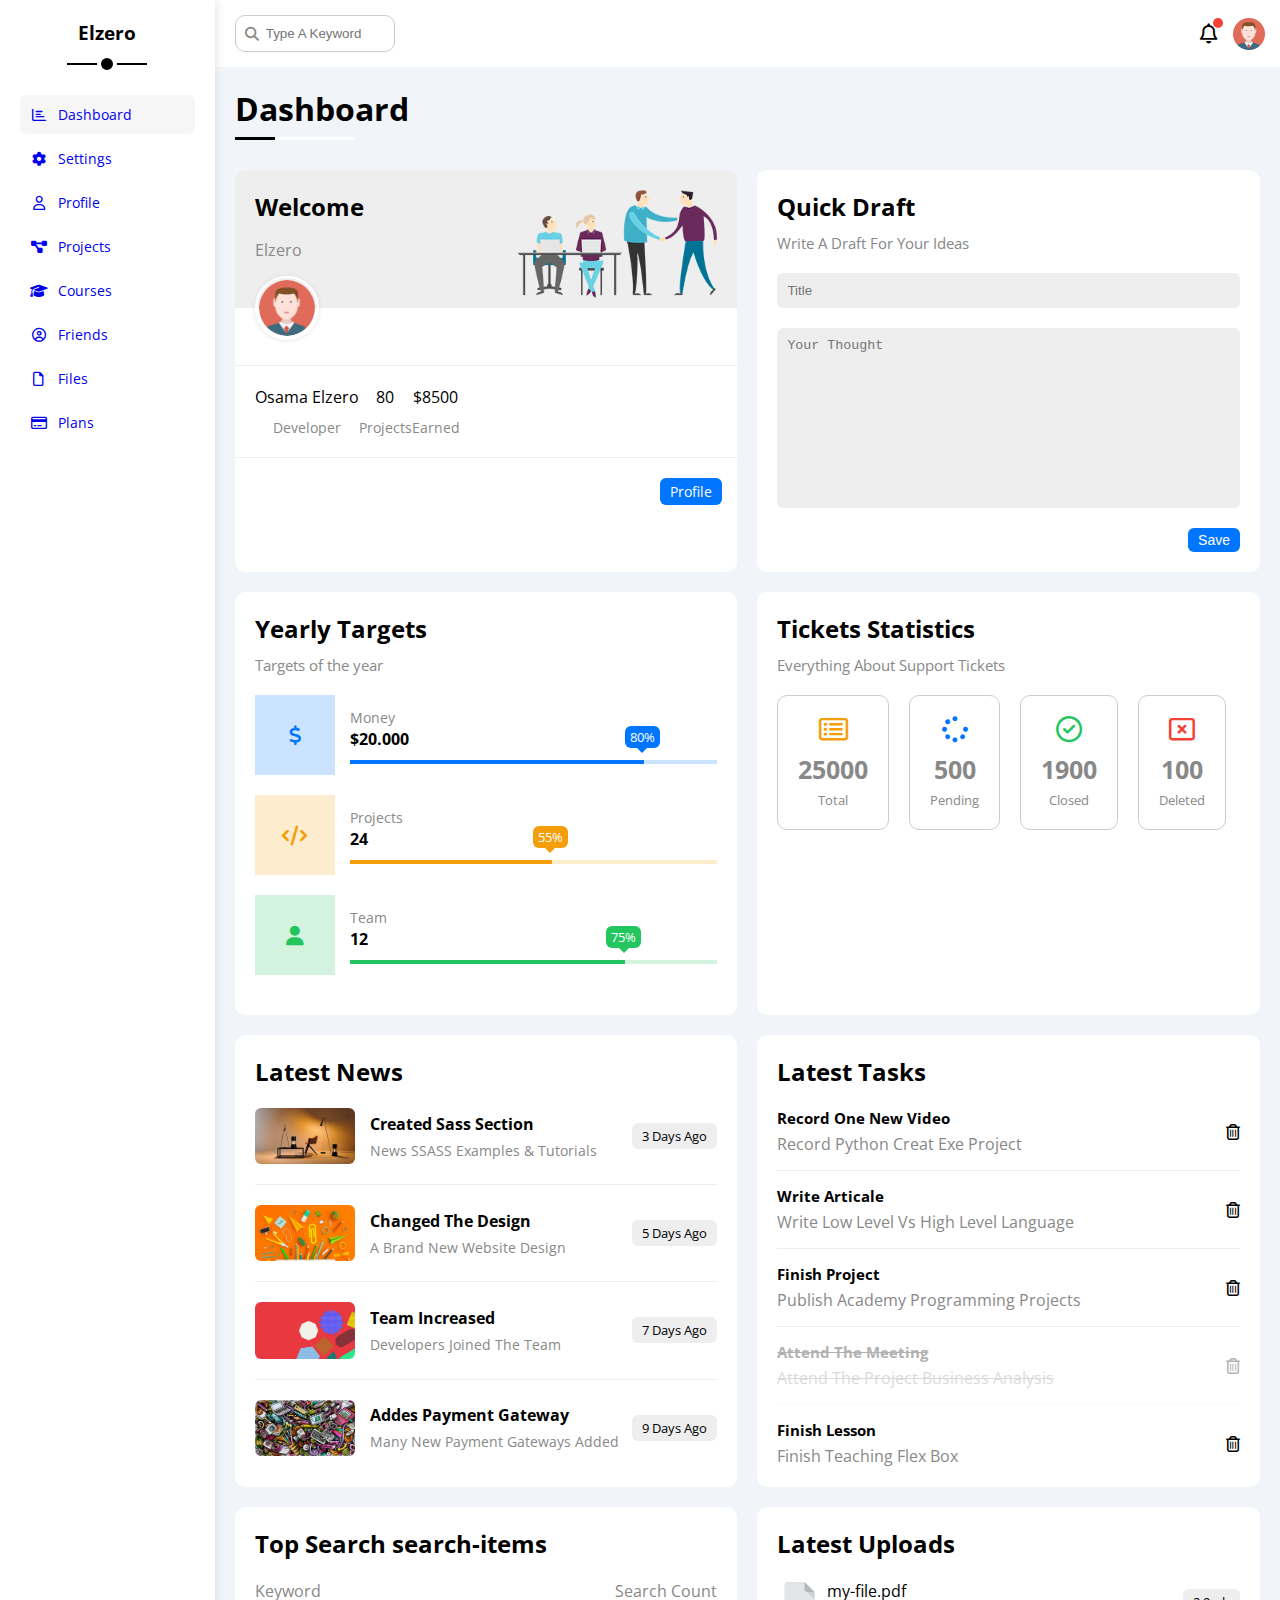
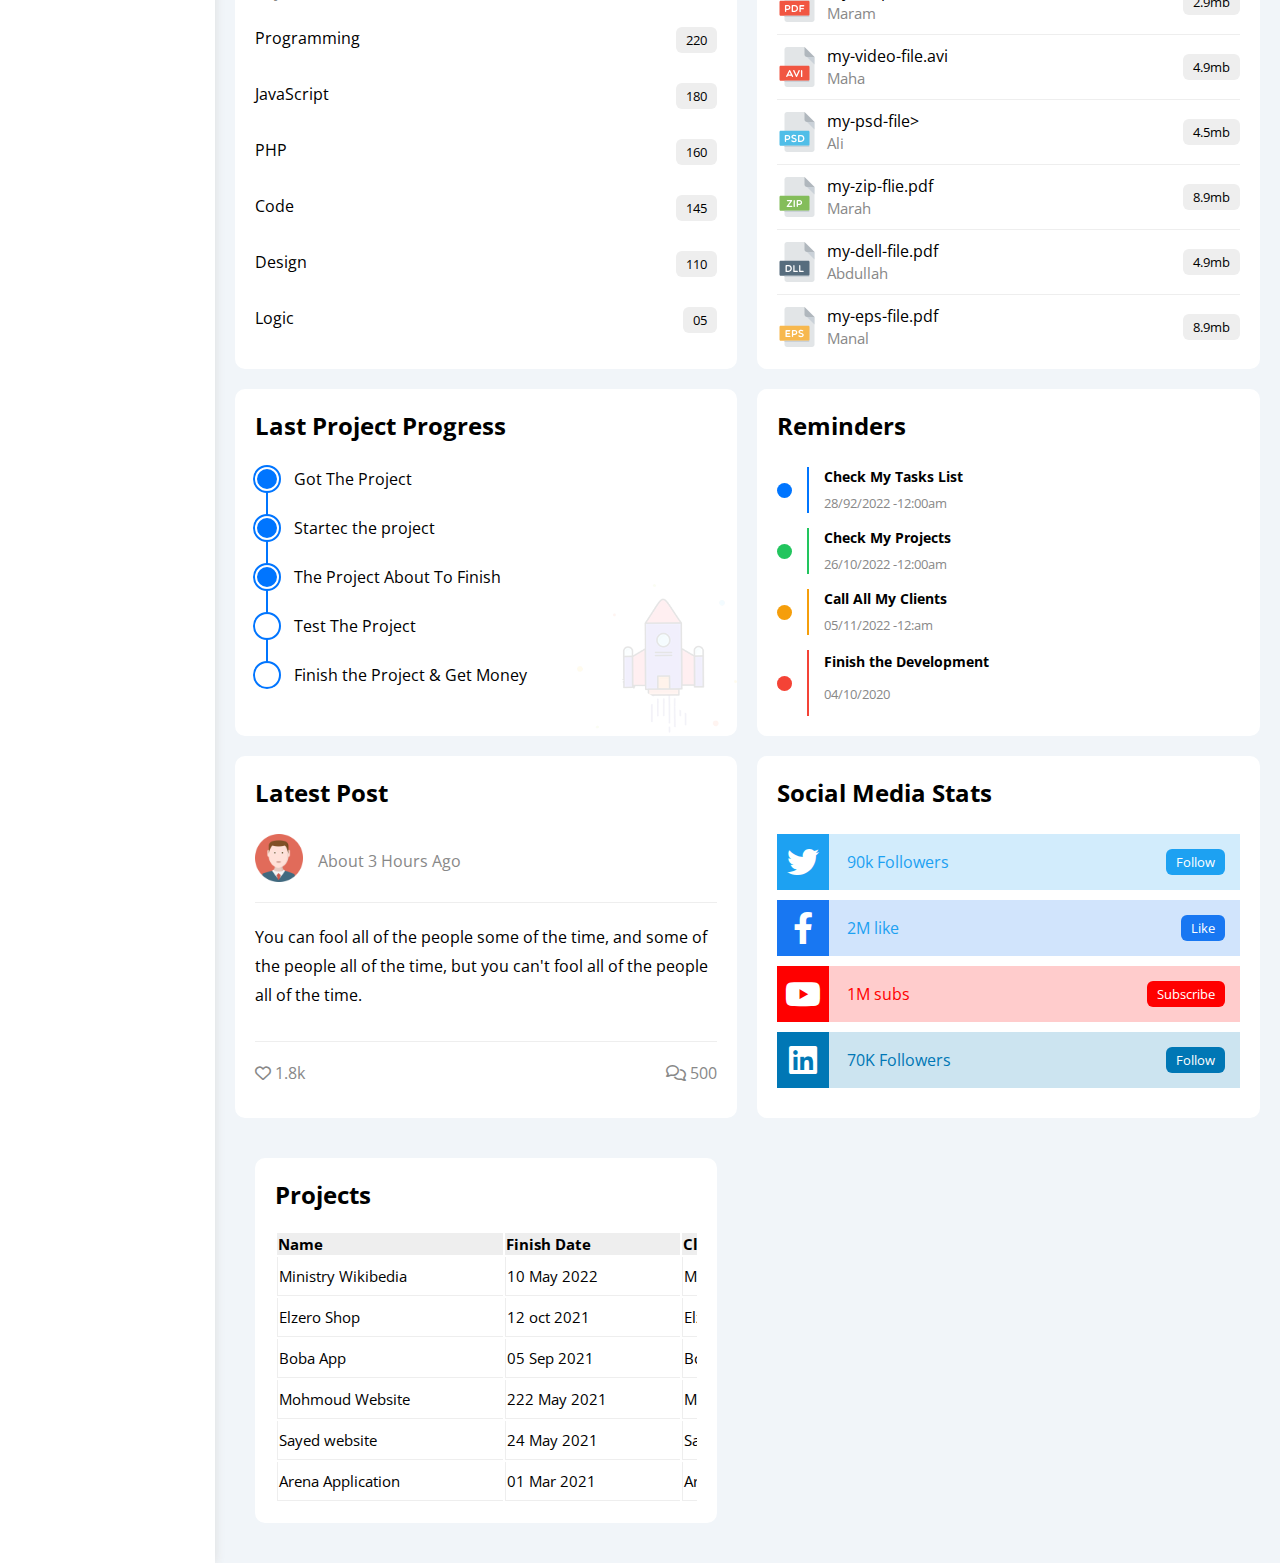
<file: template four/index.html>
<!DOCTYPE html>
<html lang="en">

<head>
    <meta charset="UTF-8">
    <meta http-equiv="X-UA-Compatible" content="IE=edge" />
    <meta name="viewport" content="width=device-width,initial-scale=1.0">
    <title>Dashboard</title>
    <link rel="stylesheet" href="css/all.min.css" />
    <link rel="stylesheet" href="css/master.css" />
    <link rel="stylesheet" href="css/freamwork.css">
    <link rel="preconnect" href="https://fonts.googleapis.com" />
    <link rel="preconnect" href="https://fonts.gstatic.com" crossorigin />
    <link href="https://fonts.googleapis.com/css2?family=Open+Sans:wght@300;500&#038;display=swap" rel="stylesheet" />
</head>

<body>
    <div class="page d-flex">
        <div class="sidebar bg-white p-20 p-relative">
            <h3 class="p-relative txt-c mt-0">Elzero</h3>
            <ul>
                <li>
                    <a class="active d-flex align-center fs-14 c-black rad-6 p-10" href="index.html">
                        <i class="fa-regular fa-chart-bar fa-fw"></i>
                        <span>Dashboard</span>
                    </a>
                </li>
                <li>
                    <a class="d-flex align-center fs-14 c-black rad-6 p-10" href="settings.html">
                        <i class="fa-solid fa-gear fa-fw"></i>
                        <span>Settings</span>
                    </a>
                </li>
                <li>
                    <a class="d-flex align-center fs-14 c-black rad-6 p-10" href="profile.html">
                        <i class="fa-regular fa-user fa-fw"></i>
                        <span>Profile</span>
                    </a>
                </li>
                <li>
                    <a class="d-flex align-center fs-14 c-black rad-6 p-10" href="projects.html">
                        <i class="fa-solid fa-diagram-project fa-fw"></i>
                        <span>Projects</span>
                    </a>
                </li>
                <li>
                    <a class="d-flex align-center fs-14 c-black rad-6 p-10" href="courses.html">
                        <i class="fa-solid fa-graduation-cap fa-fw"></i>
                        <span>Courses</span>
                    </a>
                </li>
                <li>
                    <a class="d-flex align-center fs-14 c-black rad-6 p-10" href="friends.html">
                        <i class="fa-regular fa-circle-user fa-fw"></i>
                        <span>Friends</span>
                    </a>
                </li>
                <li>
                    <a class="d-flex align-center fs-14 c-black rad-6 p-10" href="files.html">
                        <i class="fa-regular fa-file fa-fw"></i>
                        <span>Files</span>
                    </a>
                </li>
                <li>
                    <a class="d-flex align-center fs-14 c-black rad-6 p-10" href="plans.html">
                        <i class="fa-regular fa-credit-card fa-fw"></i>
                        <span>Plans</span>
                    </a>
                </li>
            </ul>
        </div>
        <div class="content w-full">
            <!-- Start Head -->
            <div class="head bg-white p-15 between-flex">
                <div class="search p-relative">
                    <input class="p-10" type="search" placeholder="Type A Keyword" />
                </div>
                <div class="icons d-flex align-center">
                    <span class="notification p-relative">
                        <i class="fa-regular fa-bell fa-lg"></i>
                    </span>
                    <img decoding="async" src="images/avatar.png" alt="" />
                </div>
            </div>
            <!-- End Head -->
            <h1 class="p-relative">Dashboard</h1>
            <div class="wrapper d-grid gap-20">
                <!-- Start Welcome Widget -->
                <div class="welcome bg-white rad-10 txt-c-mobile block-mobile">
                    <div class="intro p-20 d-flex space-between bg-eee">
                        <div>
                            <h2 class="m-0">Welcome</h2>
                            <p class="c-grey mt-5">Elzero</p>
                        </div>
                        <img decoding="async" class="hide-mobile" src="images/welcome.png" alt="" />
                    </div>
                    <img decoding="async" src="images/avatar.png" alt="" class="avatar" />
                    <div class="body txt-c d-flex p-20 mt-20 mb-20 block-mobile">
                        <div>Osama Elzero <span class="d-block c-grey fs-14 mt-10">Developer</span></div>
                        <div>80 <span class="d-block c-grey fs-14 mt-10">Projects</span></div>
                        <div>$8500 <span class="d-block c-grey fs-14 mt-10">Earned</span></div>
                    </div>
                    <a href="profile.html" class="visit d-block fs-14 bg-blue c-white w-fit btn-shape">Profile</a>
                </div>
                <!-- End Welcome Widget -->
                <!-- Start Quick Draft Widget -->
                <div class="quick-draft p-20 bg-white rad-10">
                    <h2 class="mt-0 mb-10">Quick Draft</h2>
                    <p class="mt-0 mb-20 c-grey fs-15">Write A Draft For Your Ideas</p>
                    <form>
                        <input class="d-block mb-20 w-full p-10 b-none bg-eee rad-6" type="text" placeholder="Title" />
                        <textarea class="d-block mb-20 w-full p-10 b-none bg-eee rad-6"
                            placeholder="Your Thought"></textarea>
                        <input class="save d-block fs-14 bg-blue c-white b-none w-fit btn-shape" type="submit"
                            value="Save" />
                    </form>
                </div>
                <!-- End Quick Draft Widget -->
                <!--Start Targets Widget-->
                <div class="targets p-20 bg-white rad-10">
                    <h2 class="mt-0 mb-10">Yearly Targets</h2>
                    <p class="mt-0 mb-20 c-grey fs-15">Targets of the year</p>
                    <div class="target-row mb-20 blue center-flex">
                        <div class="icon center-flex">
                            <i class="fa-solid fa-dollar-sign fa-lg c-blue"></i>
                        </div>
                        <div class="details">
                            <span class="fs-14 c-grey">Money</span>
                            <span class="d-block mt-5 mb-10 fw-bold ">$20.000</span>
                            <div class="progress p-relative">
                                <span class="bg-blue blue" style="width: 80%">
                                    <span class="bg-blue c-white rad-6">80%</span>
                                </span>
                            </div>
                        </div>
                    </div>
                    <div class="target-row mb-20 center-flex orange">
                        <div class="icon center-flex">
                            <i class="fa-solid fa-code fa-lg c-orange"></i>
                        </div>
                        <div class="details">
                            <span class="fs-14 c-grey">Projects</span>
                            <span class="d-block mt-5 mb-10 fw-bold">24</span>
                            <div class="progress p-relative">
                                <span class="bg-orange orange" style="width: 55%">
                                    <span class="bg-orange c-white rad-6">55%</span>
                                </span>
                            </div>
                        </div>
                    </div>
                    <div class="target-row mb-20 center-flex green">
                        <div class="icon center-flex">
                            <i class="fa-solid fa-user fa-lg c-green"></i>
                        </div>
                        <div class="details">
                            <span class=" fs-14 c-grey">Team</span>
                            <span class="d-block mt-5 mb-10 fw-bold">12</span>
                            <span class="d-block mt-5 mb-10 fw-bold"></span>
                            <div class="progress p-relative">
                                <span class="bg-green green" style="width: 75%">
                                    <span class="bg-green c-white rad-6">75%</span>
                                </span>
                            </div>
                        </div>
                    </div>
                </div>
                <!--End Targets Widget-->
                <!-- Start Ticket Widget-->
                <div class="tickets p-20 bg-white rad-10">
                    <h2 class="mt-0 mb-10">Tickets Statistics</h2>
                    <p class="mt-0 mb-20 c-grey fs-15">Everything About Support Tickets</p>
                    <div class="d-flex txt-c gap-20 f-wrap">
                        <div class="box p-20 rad-10 fs-13 c-grey">
                            <i class="fa-regular fa-rectangle-list fa-2x mb-10 c-orange"></i>
                            <span class="d-block c-black fw-bold fs-25 mb-5">25000</span>
                            Total
                        </div>
                        <div class="box p-20 rad-10 fs-13 c-grey">
                            <i class="fa-solid fa-spinner fa-2x mb-10 c-blue"></i>
                            <span class="d-block c-black fw-bold fs-25 mb-5">500</span>
                            Pending
                        </div>
                        <div class="box p-20 rad-10 fs-13 c-grey">
                            <i class="fa-regular fa-circle-check fa-2x mb-10 c-green"></i>
                            <span class="d-block c-black fw-bold fs-25 mb-5">1900</span>
                            Closed
                        </div>
                        <div class="box p-20 rad-10 fs-13 c-grey">
                            <i class="fa-regular fa-rectangle-xmark fa-2x mb-10 c-red"></i>
                            <span class="d-block c-black fw-bold fs-25 mb-5">100</span>
                            Deleted
                        </div>
                    </div>
                </div>
                <!--End Tecket Widget-->
                <!--Start Latest News Widget-->
                <div class="latest-news p-20 bg-white rad-10 txt-c-mobile">
                    <h2 class="mt-0 mb-20">Latest News</h2>
                    <div class="news-row d-flex align-center">
                        <img decoding="async" src="images/news-01.png" alt="">
                        <div class="info">
                            <h3>Created Sass Section </h3>
                            <p class="m-0 fs-14 c-grey">News SSASS Examples & Tutorials</p>
                        </div>
                        <div class="btn-shape bg-eee fs-13 label">3 Days Ago</div>
                    </div>
                    <div class="news-row d-flex align-center">
                        <img src="images/news-02.png" decoding="async" alt="">
                        <div class="info">
                            <h3>Changed The Design</h3>
                            <p class="m-0 fs-14 c-grey">A Brand New Website Design</p>
                        </div>
                        <div class="btn-shape bg-eee fs-13 label">5 Days Ago</div>
                    </div>
                    <div class="news-row d-flex align-center">
                        <img decoding="async" src="images/news-03.png" alt="">
                        <div class="info">
                            <h3>Team Increased</h3>
                            <p class="m-0 fs-14 c-grey">Developers Joined The Team</p>
                        </div>
                        <div class="btn-shape bg-eee fs-13 label">7 Days Ago</div>
                    </div>
                    <div class="news-row d-flex align-center">
                        <img decoding="async" src="images/news-04.png" alt="" />
                        <div class="info">
                            <h3>Addes Payment Gateway</h3>
                            <p class="m-0 c-grey fs-14">Many New Payment Gateways Added</p>
                        </div>
                        <div class="btn-shape bg-eee fs-13 label">9 Days Ago</div>
                    </div>
                </div>
                <!--End Latest News Widget-->
                <!--Start Tasks Widget-->
                <div class="tasks p-20 bg-white rad-10">
                    <h2 class="mt-0 mb-20">Latest Tasks</h2>
                    <div class="task-row between-flex">
                        <div class="info">
                            <h3 class="mt-0 mb-5 fs-15">Record One New Video</h3>
                            <p class="m-0 c-grey">Record Python Creat Exe Project</p>
                        </div>
                        <i class=" fa-regular fa-trash-can delete"></i>
                    </div>
                    <div class="task-row between-flex">
                        <div class="info">
                            <h3 class="mt-0 mb-5 fs-15">Write Articale</h3>
                            <p class=" m-0 c-grey">Write Low Level Vs High Level Language</p>
                        </div>
                        <i class="fa-regular fa-trash-can delete"></i>
                    </div>
                    <div class="task-row between-flex">
                        <div class="info">
                            <h3 class="mt-0 mb-5 fs-15">Finish Project</h3>
                            <p class="m-0 c-grey">Publish Academy Programming Projects</p>
                        </div>
                        <i class="fa-regular fa-trash-can delete"></i>
                    </div>
                    <div class="task-row between-flex done">
                        <div class="info">
                            <h3 class="mt-0 mb-5 fs-15">Attend The Meeting</h3>
                            <p class="m-0 c-grey">Attend The Project Business Analysis</p>
                        </div>
                        <i class="fa-regular fa-trash-can"></i>
                    </div>
                    <div class="task-row between-flex">
                        <div class="info">
                            <h3 class="mt-0 mb-5 fs-15">Finish Lesson</h3>
                            <p class="m-0 c-grey">Finish Teaching Flex Box</p>
                        </div>
                        <i class="fa-regular fa-trash-can delete"></i>
                    </div>
                </div>
                <!--End Tasks Widget-->
                <!--Start Top Search Word Widget-->
                <div class="search-items p-20 bg-white rad-10">
                    <h2 class="mt-0 mb-20">Top Search search-items</h2>
                    <div class="items-head d-flex space-between c-grey mb-10">
                        <div>Keyword</div>
                        <div>Search Count</div>
                    </div>
                    <div class="items d-flex space-between pt-15 pb-15">
                        <span>Programming</span>
                        <span class="bg-eee fs-13 btn-shape">220</span>
                    </div>
                    <div class="items d-flex space-between pt-15 pb-15">
                        <Span>JavaScript</Span>
                        <span class="bg-eee fs-13 btn-shape">180</span>
                    </div>
                    <div class="items d-flex space-between pb-15 pt-15">
                        <span>PHP</span>
                        <span class="bg-eee fs-13 btn-shape">160</span>
                    </div>
                    <div class="items d-flex space-between pt-15 pb-15">
                        <span>Code</span>
                        <span class="bg-eee fs-13 btn-shape">145</span>
                    </div>
                    <div class="items d-flex space-between pt-15 pb-15">
                        <span>Design</span>
                        <span class="bg-eee fs-13 btn-shape">110</span>
                    </div>
                    <div class="items d-flex space-between pt-15 pb-15">
                        <span>Logic</span>
                        <span class="bg-eee fs-13 btn-shape">05</span>
                    </div>


                </div>
                <!--End Top Search Word Widget-->
                <!--Start Latest Uploads Widget-->
                <div class="latest-uploads p-20 bg-white rad-10">
                    <h2 class="mt-0 mb-20">Latest Uploads</h2>
                    <ul class="m-0">
                        <li class="between-flex pb-10 mb-10">
                            <div class="d-flex align-center">
                                <img decoding="async" class="mr-10" src="images/pdf.svg" alt="">
                                <div>
                                    <span class="d-block">my-file.pdf</span>
                                    <span class="fs-15 c-grey">Maram</span>
                                </div>
                            </div>
                            <div class="bg-eee btn-shape fs-13">2.9mb</div>
                        </li>
                        <li class="between-flex pb-10 mb-10">
                            <div class="d-flex align-center">
                                <img decoding="async" class="mr-10" src="images/avi.svg" alt="">
                                <div>
                                    <span class="d-block">my-video-file.avi</span>
                                    <span class="fs-15 c-grey">Maha</span>
                                </div>
                            </div>
                            <div class="bg-eee btn-shape fs-13">4.9mb</div>
                        </li>
                        <li class="between-flex pb-10 mb-10">
                            <div class="d-flex align-center">
                                <img decoding="async" class="mr-10" src="images/psd.svg" alt="">
                                <div>
                                    <span class="d-block">my-psd-file></span>
                                    <span class="fs-15 c-grey">Ali</span>
                                </div>
                            </div>
                            <div class="bg-eee btn-shape fs-13">4.5mb</div>
                        </li>
                        <li class="between-flex pb-10 mb-10">
                            <div class="d-flex align-center">
                                <img decoding="async" class="mr-10" src="images/zip.svg" alt="">
                                <div>
                                    <span class="d-block">my-zip-flie.pdf</span>
                                    <span class="fs-15 c-grey">Marah</span>
                                </div>
                            </div>
                            <div class="bg-eee btn-shape fs-13">8.9mb</div>
                        </li>
                        <li class="between-flex pb-10 mb-10">
                            <div class="d-flex align-center">
                                <img class="mr-10" decoding="async" src="images/dll.svg" alt="">
                                <div>
                                    <span class="d-block">my-dell-file.pdf</span>
                                    <span class="fs-15 c-grey">Abdullah</span>
                                </div>
                            </div>
                            <div class="bg-eee btn-shape fs-13">4.9mb</div>
                        </li>
                        <li class="between-flex">
                            <div class="d-flex align-center">
                                <img class="mr-10" decoding="async" src="images/eps.svg" alt="">
                                <div>
                                    <span class="d-block">my-eps-file.pdf</span>
                                    <span class="fs-15 c-grey">Manal</span>
                                </div>
                            </div>
                            <div class="bg-eee btn-shape fs-13">8.9mb</div>
                        </li>
                    </ul>
                </div>
                <!--End Latest Uploads Widget-->
                <!--Start Lsat Project Progress Widget-->
                <div class="last-project p-20 bg-white rad-10 p-relative">
                    <h2 class="mt-0 mb-20">Last Project Progress</h2>
                    <ul class="m-0 p-relative">
                        <li class="mt-25 d-flex align-center done">Got The Project</li>
                        <li class="mt-25 d-flex align-center done">Startec the project</li>
                        <li class="mt-25 d-flex align-center done">The Project About To Finish</li>
                        <li class="mt-25 d-flex align-center current">Test The Project</li>
                        <li class="mt-25 d-flex align-center">Finish the Project & Get Money</li>
                    </ul>
                    <img decoding="async" class="launch-icon hide-mobile" src="images/project.png" alt="">
                </div>
                <!--End Lsat Project Progress Widget-->
                <!--Start Reminders Widget-->
                <div class="reminders p-20 bg-white rad-10 p-relative">
                    <h2 class="mt-0 mb-25">Reminders</h2>
                    <ul class="m-0">
                        <li class="d-flex align-center mt-15">
                            <span class="key bg-blue mr-15 d-block rad-half"></span>
                            <div class="pl-15 blue">
                                <p class="fs-14 fw-bold mt-0 mb-5">Check My Tasks List</p>
                                <span class="fs-13 c-grey">28/92/2022 -12:00am <span>
                            </div>
                        </li>
                        <li class=" d-flex align-center mt-15">
                            <span class=" key bg-green mr-15 d-block rad-half"></span>
                            <div class="pl-15 green">
                                <p class="fs-14 fw-bold mt-0 mb-5">Check My Projects</p>
                                <span class="fs-13 c-grey">26/10/2022 -12:00am</span>
                            </div>
                        </li>
                        <li class="d-flex align-center mt-15">
                            <span class="key bg-orange mr-15 d-block rad-half"></span>
                            <div class="pl-15 orange">
                                <p class="fs-14 fw-bold mt-0 mb-5">Call All My Clients</p>
                                <span class="fs-13 c-grey"> 05/11/2022 -12:am</span>
                            </div>
                        </li>
                        <li class="d-flex align-center mt-15">
                            <span class="key bg-red mr-15 d-block rad-half"></span>
                            <div class="pl-15 red">
                                <span class="fs-14 fw-bold mt-0 mb-5">Finish the Development</span>
                                <p class="fs-13 c-grey"> 04/10/2020</p>
                            </div>
                        </li>
                    </ul>
                </div>
                <!--End Reminder Widget-->
                <!--Start Latest Pst Widget-->
                <div class="latest-post p-20 bg-white rad-10 p-relative">
                    <h2 class="mt-0 mb-25">Latest Post</h2>
                    <div class="top d-flex align-center">
                        <img class="avatar mr-15" decoding="async" alt="" src="images/avatar.png">
                        <div class="info">
                            <span class="d-block fw-bold mb-5"></span>
                            <span class="c-grey">About 3 Hours Ago</span>
                        </div>
                    </div>
                    <div class="post-content txt-c-mobile pt-20 pb-20 mt-20 mb-20">
                        You can fool all of the people some of the time, and some of the people all of the time, but you
                        can't
                        fool all of the people all of the time.
                    </div>
                    <div class="post-stats between-flex c-grey">
                        <div>
                            <i class="fa-regular fa-heart"></i>
                            <span>1.8k</span>
                        </div>
                        <div>
                            <i class="fa-regular fa-comments"></i>
                            <span>500</span>
                        </div>
                    </div>
                </div>
                <!--End Latest Start Widget-->
                <!--Start Social Media Stats Widget-->
                <div class="social-media p-20 bg-white rad-10 p-relative">
                    <h2 class="mt-0 mb-25">Social Media Stats</h2>
                    <div class="box twitter p-15 p-relative mb-10 between-flex">
                        <i class=" fa-brands fa-twitter fa-2x c-white h-full center-flex"></i>
                        <span>90k Followers</span>
                        <a class="fs-13 c-white btn-shape" href="#">Follow</a>
                    </div>
                    <div class="box facebook p-15 p-relative mb-10 between-flex">
                        <i class="fa-brands fa-facebook-f fa-2x c-white h-full center-flex"></i>
                        <span>2M like</span>
                        <a class="fs-13 c-white btn-shape">Like</a>
                    </div>
                    <div class="box youtube p-15 p-relative mb-10 between-flex">
                        <i class="fa-brands fa-youtube fa-2x c-white h-full center-flex"></i>
                        <span>1M subs</span>
                        <a class="fs-13 c-white btn-shape" href="#">Subscribe</a>
                    </div>
                    <div class="box linkedin p-15 p-relative mb-10 between-flex">
                        <i class="fa-brands fa-linkedin fa-2x c-white h-full center-flex"></i>
                        <span>70K Followers</span>
                        <a class="fs-13 c-white btn-shape" href="#">Follow</a>
                    </div>
                </div>
                <!--End Social Media Stats Widget-->
                <!--Start Project Table-->
                <div class="projects p-20 bg-white rad-10 m-20">
                    <h2 class="mt-0 mb-20">Projects</h2>
                    <div class="responsive-table">
                        <table class="fs-15 w-full">
                            <thead>
                                <tr>
                                    <td>Name</td>
                                    <td>Finish Date</td>
                                    <td>Client</td>
                                    <td>Price</td>
                                    <td>Team</td>
                                    <td>Status</td>
                                </tr>
                            </thead>
                            <tbody>
                                <tr>
                                    <td>Ministry Wikibedia</td>
                                    <td>10 May 2022</td>
                                    <td>Ministry</td>
                                    <td>$5300</td>
                                    <td>
                                        <img decodinga="async" src="images/team-01.png" alt="">
                                        <img decoding="async" src="images/team-02.png" alt="">
                                        <img decoding="async" src="images/team-03.png" alt="">
                                        <img decoding="async" src="images/team-05.png" alt="">
                                    </td>
                                    <td>
                                        <span class="label btn-shape bg-orange c-white">Pending</span>
                                    </td>
                                </tr>
                                <tr>
                                    <td>Elzero Shop</td>
                                    <td>12 oct 2021</td>
                                    <td>Elzero Company</td>
                                    <td>$15000</td>

                                    <td>
                                        <img decodinga="async" src="images/team-01.png" alt="">
                                        <img decoding="async" src="images/team-02.png" alt="">
                                        <img decoding="async" src="images/team-05.png" alt="">
                                    </td>
                                    <td>
                                        <span class="label btn-shape bg-blue c-white">In Progress</span>
                                    </td>
                                </tr>
                                <tr>
                                    <td>Boba App</td>
                                    <td>05 Sep 2021</td>
                                    <td>Bouba</td>
                                    <td>$800</td>
                                    <td>
                                        <img decoding="async" src="images/team-02.png" alt="">
                                        <img decoding="async" src="images/team-03.png" alt="">
                                    </td>
                                    <td><span class="label btn-shape bg-green c-white">Completed</span></td>
                                </tr>
                                <tr>
                                    <td>Mohmoud Website</td>
                                    <td>222 May 2021</td>
                                    <td>Mahmoud</td>
                                    <td>$600</td>
                                    <td>
                                        <img decodinga="async" src="images/team-01.png" alt="">
                                        <img decoding="async" src="images/team-02.png" alt="">
                                    </td>
                                    <td><span class="label btn-shape bg-green c-white">Completed</span></td>
                                </tr>
                                <tr>
                                    <td>Sayed website</td>
                                    <td>24 May 2021</td>
                                    <td>Sayed</td>
                                    <td>$300</td>
                                    <td>
                                        <img decodinga="async" src="images/team-01.png" alt="">
                                        <img decoding="async" src="images/team-03.png" alt="">
                                    </td>
                                    <td><span class="label btn-shape bg-red c-white">Rejected</span></td>
                                </tr>
                                <tr>
                                    <td>Arena Application</td>
                                    <td>01 Mar 2021</td>
                                    <td>Arean Company</td>
                                    <td>$2600</td>
                                    <td>
                                        <img decodinga="async" src="images/team-01.png" alt="">
                                        <img decoding="async" src="images/team-02.png" alt="">
                                        <img decoding="async" src="images/team-03.png" alt="">
                                        <img decoding="async" src="images/team-05.png" alt="">
                                    </td>
                                    <td><span class="label btn-shape bg-green c-white">Completed</span></td>
                                </tr>
                            </tbody>
                        </table>
                    </div>
                </div>
                <!--End Project Table-->
            </div>
        </div>
    </div>
</body>

</html>
</file>
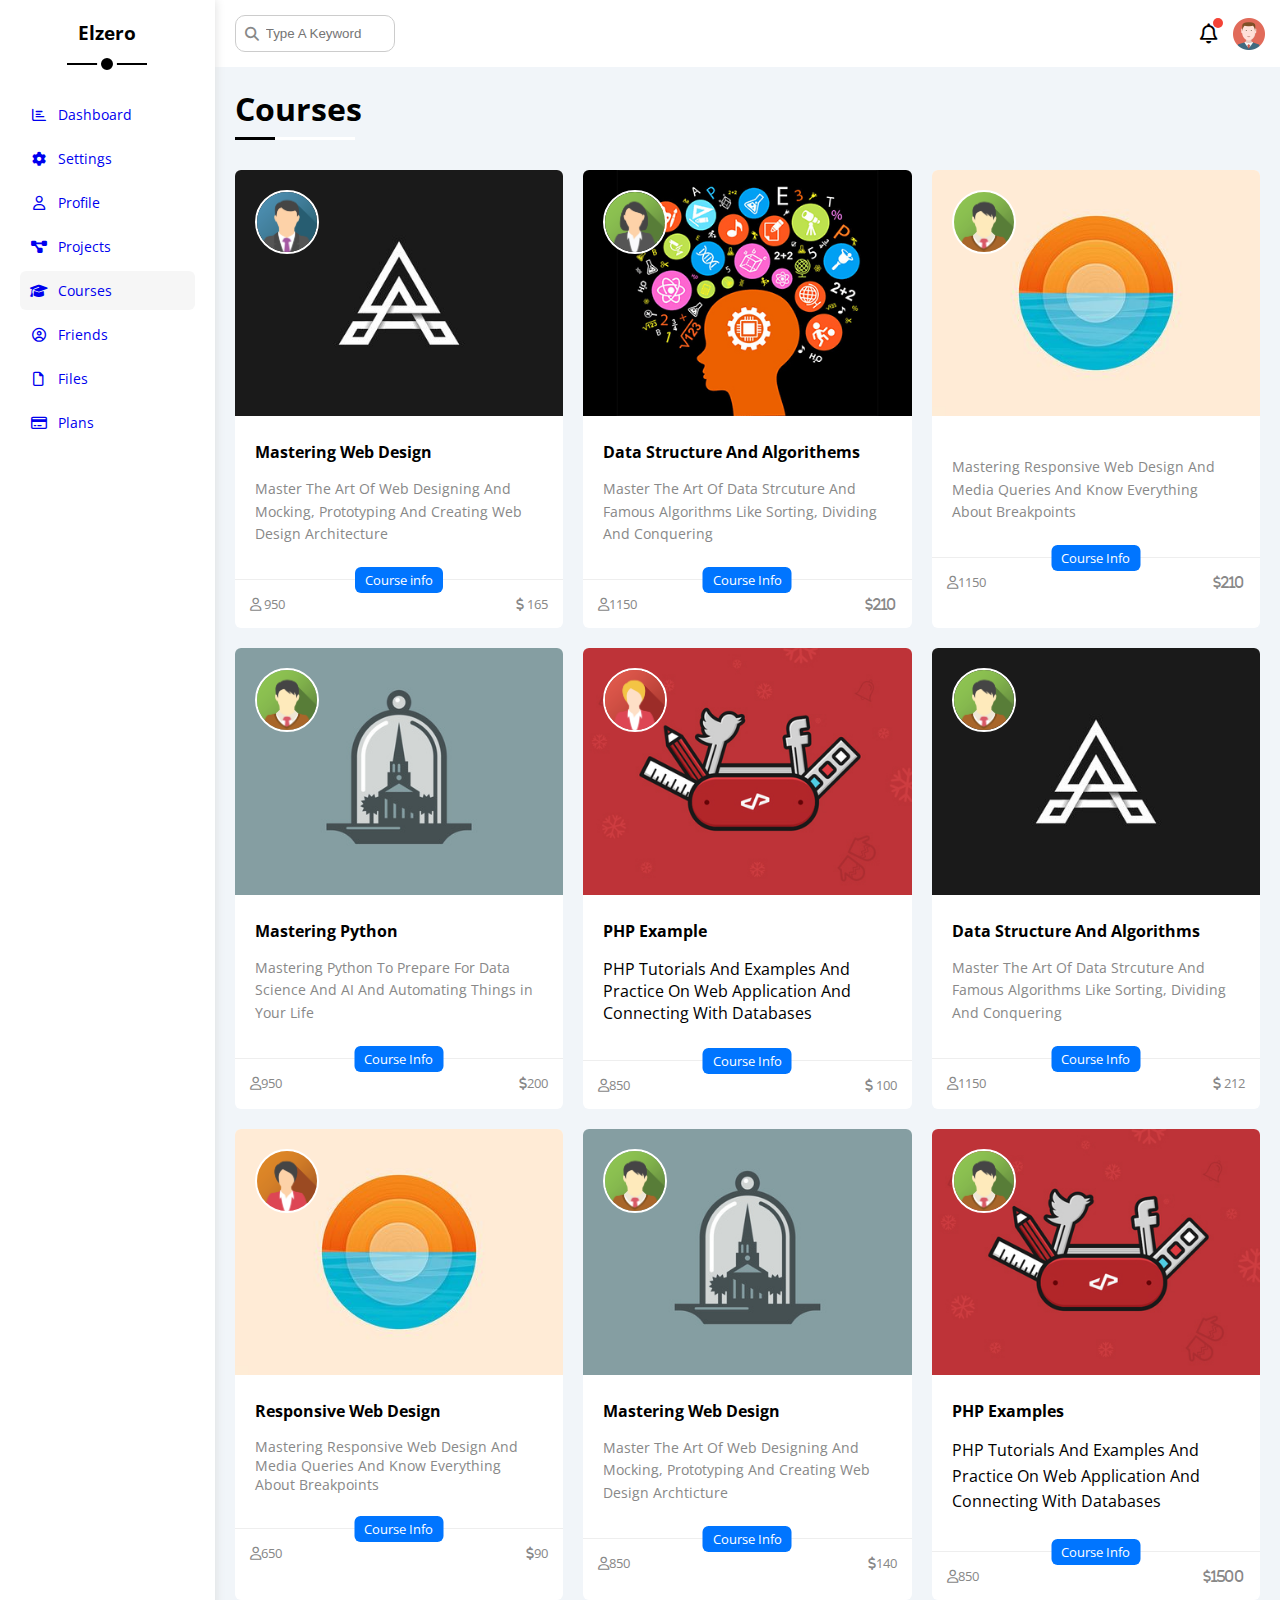
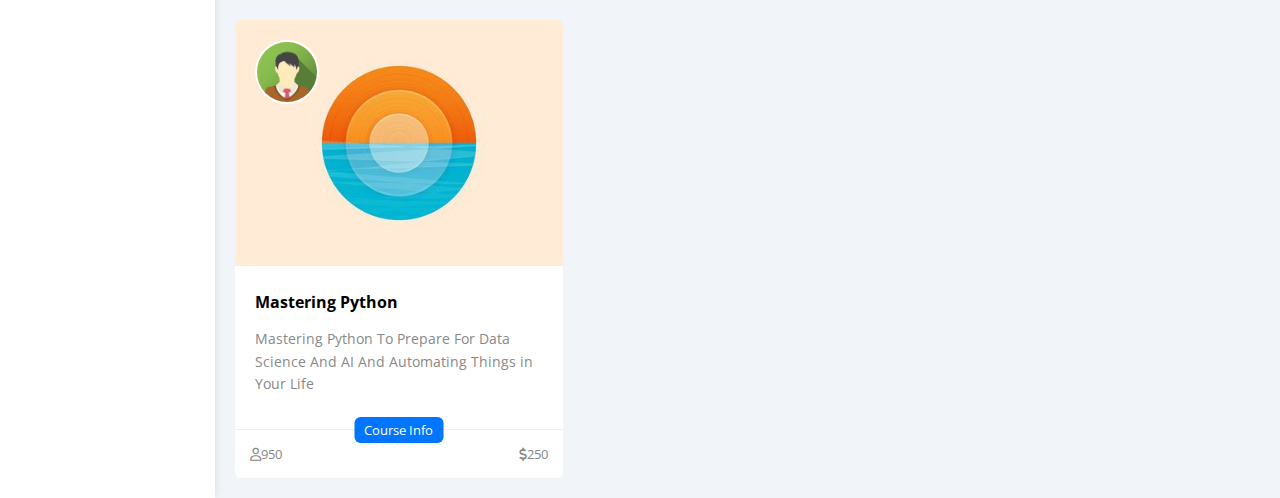
<file: template four/courses.html>
<!DOCTYPE html>
<html lang="en">

<head>
    <meta charset="UTF-8">
    <meta http-equiv="X-UA-Compatible" content="IE=edge" />
    <meta name="viewport" content="width=device-width,initial-scale=1.0">
    <title>Courses</title>
    <link rel="stylesheet" href="css/all.min.css" />
    <link rel="stylesheet" href="css/master.css" />
    <link rel="stylesheet" href="css/freamwork.css">
    <link rel="preconnect" href="https://fonts.googleapis.com" />
    <link rel="preconnect" href="https://fonts.gstatic.com" crossorigin />
    <link href="https://fonts.googleapis.com/css2?family=Open+Sans:wght@300;500&#038;display=swap" rel="stylesheet" />
</head>

<body>
    <div class="page d-flex">
        <div class="sidebar bg-white p-20 p-relative">
            <h3 class="p-relative txt-c mt-0">Elzero</h3>
            <ul>
                <li>
                    <a class=" d-flex align-center fs-14 c-black rad-6 p-10" href="index.html">
                        <i class="fa-regular fa-chart-bar fa-fw"></i>
                        <span>Dashboard</span>
                    </a>
                </li>
                <li>
                    <a class=" d-flex align-center fs-14 c-black rad-6 p-10" href="settings.html">
                        <i class="fa-solid fa-gear fa-fw"></i>
                        <span>Settings</span>
                    </a>
                </li>
                <li>
                    <a class="d-flex align-center fs-14 c-black rad-6 p-10" href="profile.html">
                        <i class="fa-regular fa-user fa-fw"></i>
                        <span>Profile</span>
                    </a>
                </li>
                <li>
                    <a class=" d-flex align-center fs-14 c-black rad-6 p-10" href="projects.html">
                        <i class="fa-solid fa-diagram-project fa-fw"></i>
                        <span>Projects</span>
                    </a>
                </li>
                <li>
                    <a class=" active d-flex align-center fs-14 c-black rad-6 p-10" href="courses.html">
                        <i class="fa-solid fa-graduation-cap fa-fw"></i>
                        <span>Courses</span>
                    </a>
                </li>
                <li>
                    <a class="d-flex align-center fs-14 c-black rad-6 p-10" href="friends.html">
                        <i class="fa-regular fa-circle-user fa-fw"></i>
                        <span>Friends</span>
                    </a>
                </li>
                <li>
                    <a class="d-flex align-center fs-14 c-black rad-6 p-10" href="files.html">
                        <i class="fa-regular fa-file fa-fw"></i>
                        <span>Files</span>
                    </a>
                </li>
                <li>
                    <a class="d-flex align-center fs-14 c-black rad-6 p-10" href="plans.html">
                        <i class="fa-regular fa-credit-card fa-fw"></i>
                        <span>Plans</span>
                    </a>
                </li>
            </ul>
        </div>
        <div class="content w-full">
            <!-- Start Head -->
            <div class="head bg-white p-15 between-flex">
                <div class="search p-relative">
                    <input class="p-10" type="search" placeholder="Type A Keyword" />
                </div>
                <div class="icons d-flex align-center">
                    <span class="notification p-relative">
                        <i class="fa-regular fa-bell fa-lg"></i>
                    </span>
                    <img decoding="async" src="images/avatar.png" alt="" />
                </div>
            </div>
            <!-- End Head -->
            <h1 class="p-relative">Courses</h1>
            <div class="courses-page m-20 d-grid gap-20">
                <div class="course bg-white rad-6 p-relative">
                    <img decoding="async" class="cover" src="images/course-01.jpg" alt="">
                    <img decoding="async" class="instructor" src="images/team-01.png" alt>
                    <div class="p-20">
                        <h4 class="m-0">Mastering Web Design</h4>
                        <p class="description c-grey mt-15 fs-14">
                            Master The Art Of Web Designing And Mocking, Prototyping And Creating Web Design
                            Architecture
                        </p>
                    </div>
                    <div class="info p-15 p-relative between-flex">
                        <span class="title bg-blue c-white btn-shape">Course info</span>
                        <span class="c-grey">
                            <i class="fa-regular fa-user"></i>
                            950
                        </span>
                        <span class="c-grey">
                            <i class="fa-solid fa-dollar-sign"></i>
                            165
                        </span>
                    </div>
                </div>
                <div class="course bg-white rad-6 p-relative">
                    <img decoding="async" class="cover" src="images/course-02.jpg" alt="">
                    <img decoding="async" class="instructor" src="images/team-02.png" alt="">
                    <div class="p-20">
                        <h4 class="m-0">Data Structure And Algorithems</h4>
                        <p class="description c-grey mt-15 fs-14">
                            Master The Art Of Data Strcuture And Famous Algorithms Like Sorting, Dividing And Conquering
                        </p>
                    </div>
                    <div class="info p-15 p-relative between-flex">
                        <span class="title bg-blue c-white btn-shape">Course Info</span>
                        <span class="c-grey"><i class="fa-regular fa-user"></i>1150</span>
                        <span class="c-grey"><i class="fa-solid fa-dollar-sign">210</i></span>
                    </div>
                </div>
                <div class="course bg-white rad-6 p-relative">
                    <img decoding="async" class="cover" src="images/course-03.jpg" alt="">
                    <img decoding="async" class="instructor" src="images/team-03.png" alt="">
                    <div class="p-20">
                        <h4 class="m-0"></h4>
                        <p class="description c-grey mt-15 fs-14">
                            Mastering Responsive Web Design And Media Queries And Know Everything About Breakpoints
                        </p>
                    </div>
                    <div class="info p-15 p-relative between-flex">
                        <span class="title bg-blue c-white btn-shape">Course Info</span>
                        <span class="c-grey"><i class="fa-regular fa-user"></i>1150</span>
                        <span class="c-grey"><i class="fa-solid fa-dollar-sign">210</i></span>
                    </div>
                </div>
                <div class="course bg-white rad-6 p-relative">
                    <img decoding="async" class="cover" src="images/course-04.jpg" alt="">
                    <img decoding="async" class="instructor" src="images/team-03.png" alt="">
                    <div class="p-20">
                        <h4 class="m-0">Mastering Python</h4>
                        <p class="description c-grey mt-15 fs-14">
                            Mastering Python To Prepare For Data Science And AI And Automating Things in Your Life
                        </p>
                    </div>
                    <div class="info p-15 p-relative between-flex">
                        <span class="title bg-blue c-white btn-shape">Course Info</span>
                        <span class="c-grey"><i class="fa-regular fa-user"></i>950</span>
                        <span class="c-grey"><i class="fa-solid fa-dollar-sign"></i>200</span>
                    </div>
                </div>
                <div class="course bg-white rad-6 p-relative">
                    <img decoding="async" class="cover" src="images/course-05.jpg" alt="">
                    <img decoding="async" class="instructor" src="images/team-05.png" alt="">
                    <div class="p-20">
                        <h4 class="m-0">PHP Example</h4>
                        <p class="descriprtion">
                            PHP Tutorials And Examples And Practice On Web Application And Connecting With Databases
                        </p>
                    </div>
                    <div class="info p-15 p-relative between-flex">
                        <span class="title bg-blue c-white btn-shape">Course Info</span>
                        <span class="c-grey">
                            <i class="fa-regular fa-user"></i>850
                        </span>
                        <span class="c-grey"><i class="fa-solid fa-dollar-sign"></i>
                            100
                        </span>
                    </div>
                </div>
                <div class="course bg-white rad-6 p-relative">
                    <img decoding="async" class="cover" src="images/course-01.jpg" alt="">
                    <img decoding="async" class="instructor" src="images/team-03.png">
                    <div class="p-20">
                        <h4 class="m-0">Data Structure And Algorithms</h4>
                        <p class="description c-grey mt-15 fs-14">
                            Master The Art Of Data Strcuture And Famous Algorithms Like Sorting, Dividing And Conquering
                        </p>
                    </div>
                    <div class="info p-15 p-relative between-flex">
                        <span class="title bg-blue c-white btn-shape">Course Info</span>
                        <span class="c-grey">
                            <i class="fa-regular fa-user"></i>1150
                        </span>
                        <span class="c-grey">
                            <i class="fa-solid fa-dollar-sign"></i>
                            212
                        </span>
                    </div>
                </div>
                <div class="course bg-white rad-6 p-relative">
                    <img decoding="async" class="cover" src="images/course-03.jpg" alt="">
                    <img decoding="async" class="instructor" src="images/team-04.png" alt="">
                    <div class="p-20">
                        <h4 class="m-0">Responsive Web Design</h4>
                        <p class="descriprtion c-grey mt-15 fs-14">
                            Mastering Responsive Web Design And Media Queries And Know Everything About Breakpoints
                        </p>
                    </div>
                    <div class="info p-15 p-relative between-flex">
                        <span class="title bg-blue c-white btn-shape">Course Info</span>
                        <span class="c-grey"><i class="fa-regular fa-user"></i>650</span>
                        <span class="c-grey"><i class="fa-solid fa-dollar-sign"></i>90</span>
                    </div>
                </div>
                <div class="course bg-white rad-6 p-relative">
                    <img decoding="async" class="cover" src="images/course-04.jpg">
                    <img decoding="async" class="instructor" src="images/team-03.png">
                    <div class="p-20">
                        <h4 class="m-0">Mastering Web Design</h4>
                        <p class="description c-grey mt-15 fs-14">
                            Master The Art Of Web Designing And Mocking, Prototyping And Creating Web Design Archticture
                        </p>
                    </div>
                    <div class="info p-15 p-relative between-flex">
                        <span class="title bg-blue c-white btn-shape">Course Info</span>
                        <span class="c-grey"><i class="fa-regular fa-user"></i>850</span>
                        <span class="c-grey"><i class="fa-solid fa-dollar-sign"></i>140</span>
                    </div>
                </div>
                <div class="course bg-white rad-6 p-relative">
                    <img decoding="async" class="cover" src="images/course-05.jpg" alt="">
                    <img decoding="async" class="instructor" src="images/team-03.png">
                    <div class="p-20">
                        <h4 class="m-0">PHP Examples</h4>
                        <p class="description">
                            PHP Tutorials And Examples And Practice On Web Application And Connecting With Databases
                        </p>
                    </div>
                    <div class="info p-15 p-relative between-flex">
                        <span class="title bg-blue c-white btn-shape">Course Info</span>
                        <span class="c-grey"><i class="fa-regular fa-user"></i>850</span>
                        <span class="c-grey"><i class="fa-solid fa-dollar-sign">1500</i></span>
                    </div>
                </div>
                <div class="course bg-white rad-6 p-relative">
                    <img decoding="async" class="cover" src="images/course-03.jpg" alt="">
                    <img decoding="async" class="instructor" src="images/team-03.png" alt="">
                    <div class="p-20">
                        <h4 class="m-0">Mastering Python</h4>
                        <p class="description c-grey mt-15 fs-14">
                            Mastering Python To Prepare For Data Science And AI And Automating Things in Your Life
                        </p>
                    </div>
                    <div class="info p-15 p-relative between-flex">
                        <span class="title bg-blue c-white btn-shape">Course Info</span>
                        <span class="c-grey">
                            <i class="fa-regular fa-user"></i>950
                        </span>
                        <span class="c-grey"><i class="fa-solid fa-dollar-sign"></i>250</span>
                    </div>
                </div>
            </div>
        </div>
    </div>
</body>

</html>
</file>
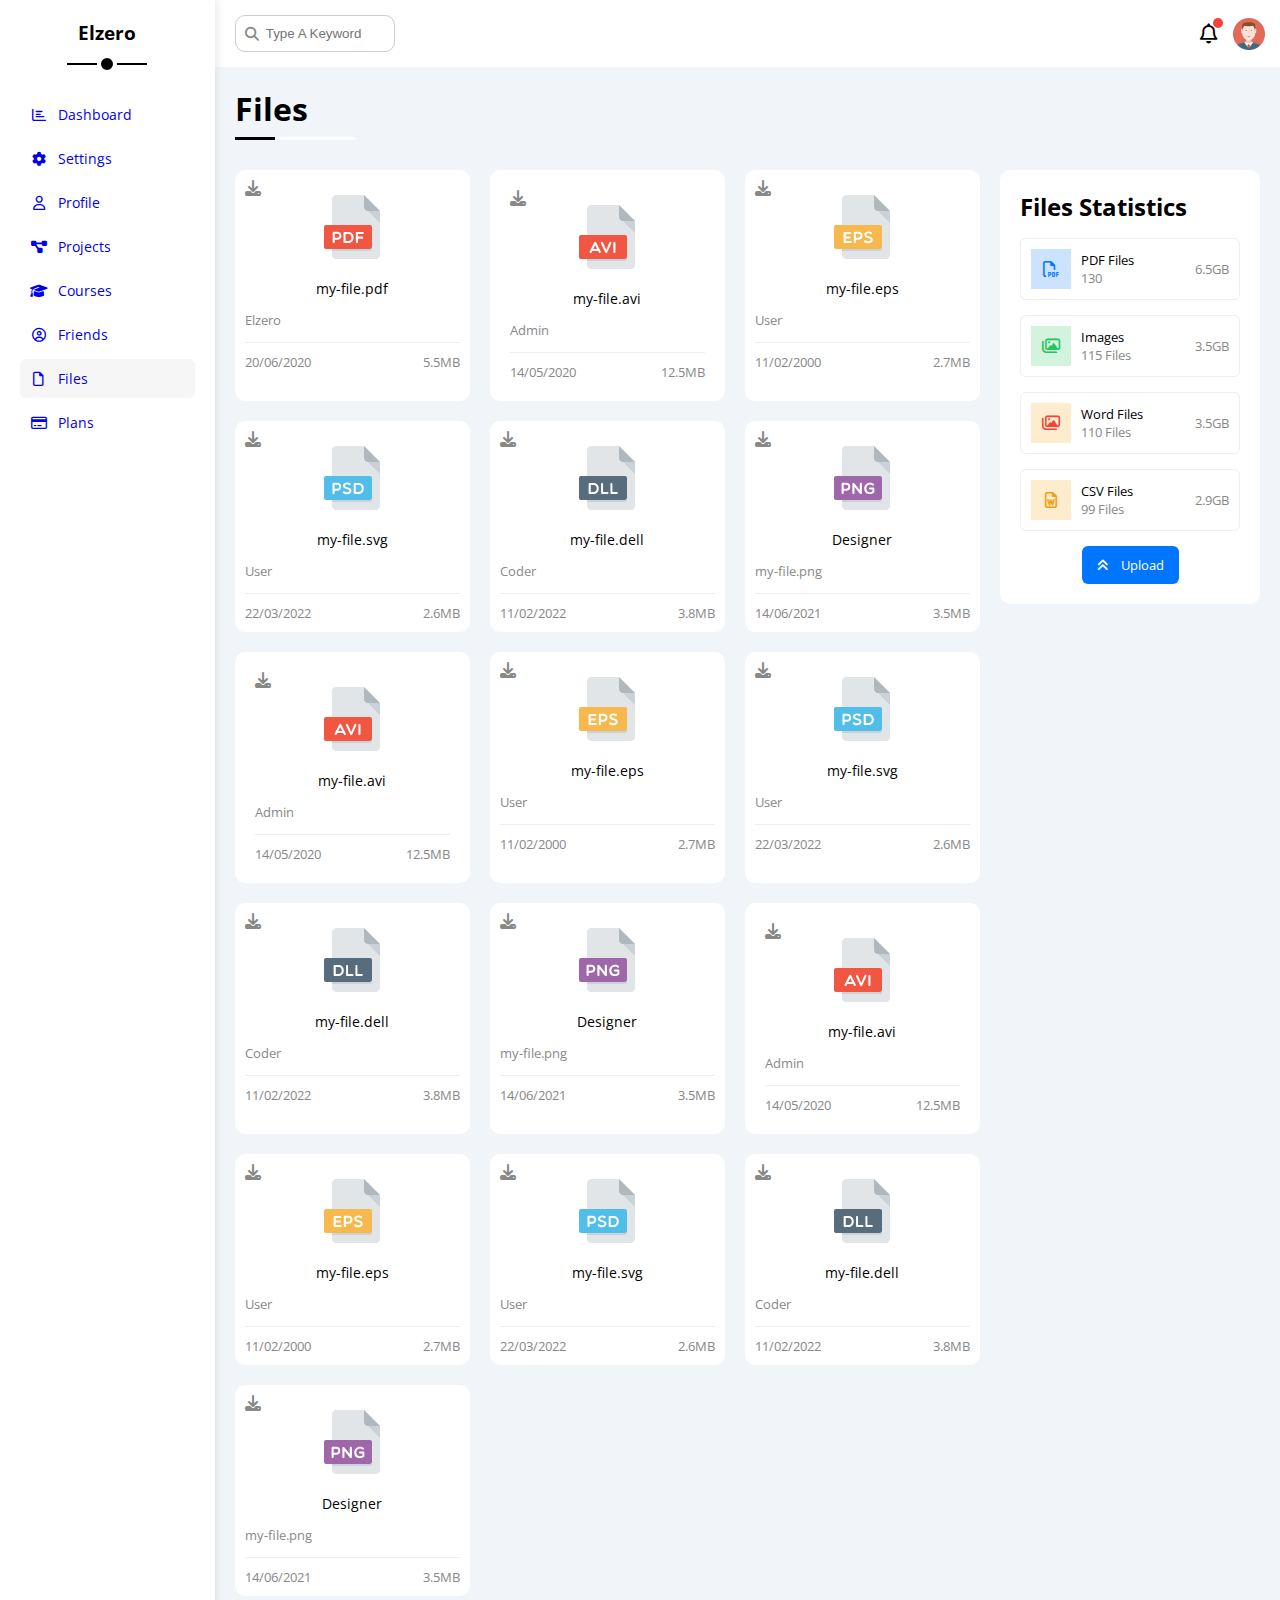
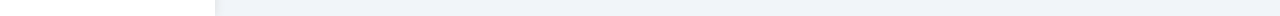
<file: template four/files.html>
<!DOCTYPE html>
<html lang="en">

<head>
    <meta charset="UTF-8">
    <meta http-equiv="X-UA-Compatible" content="IE=edge" />
    <meta name="viewport" content="width=device-width,initial-scale=1.0">
    <title>Files</title>
    <link rel="stylesheet" href="css/all.min.css" />
    <link rel="stylesheet" href="css/master.css" />
    <link rel="stylesheet" href="css/freamwork.css">
    <link rel="preconnect" href="https://fonts.googleapis.com" />
    <link rel="preconnect" href="https://fonts.gstatic.com" crossorigin />
    <link href="https://fonts.googleapis.com/css2?family=Open+Sans:wght@300;500&#038;display=swap" rel="stylesheet" />
</head>

<body>
    <div class="page d-flex">
        <div class="sidebar bg-white p-20 p-relative">
            <h3 class="p-relative txt-c mt-0">Elzero</h3>
            <ul>
                <li>
                    <a class=" d-flex align-center fs-14 c-black rad-6 p-10" href="index.html">
                        <i class="fa-regular fa-chart-bar fa-fw"></i>
                        <span>Dashboard</span>
                    </a>
                </li>
                <li>
                    <a class=" d-flex align-center fs-14 c-black rad-6 p-10" href="settings.html">
                        <i class="fa-solid fa-gear fa-fw"></i>
                        <span>Settings</span>
                    </a>
                </li>
                <li>
                    <a class="d-flex align-center fs-14 c-black rad-6 p-10" href="profile.html">
                        <i class="fa-regular fa-user fa-fw"></i>
                        <span>Profile</span>
                    </a>
                </li>
                <li>
                    <a class=" d-flex align-center fs-14 c-black rad-6 p-10" href="projects.html">
                        <i class="fa-solid fa-diagram-project fa-fw"></i>
                        <span>Projects</span>
                    </a>
                </li>
                <li>
                    <a class=" d-flex align-center fs-14 c-black rad-6 p-10" href="courses.html">
                        <i class="fa-solid fa-graduation-cap fa-fw"></i>
                        <span>Courses</span>
                    </a>
                </li>
                <li>
                    <a class=" d-flex align-center fs-14 c-black rad-6 p-10" href="friends.html">
                        <i class="fa-regular fa-circle-user fa-fw"></i>
                        <span>Friends</span>
                    </a>
                </li>
                <li>
                    <a class="active d-flex align-center fs-14 c-black rad-6 p-10" href="files.html">
                        <i class="fa-regular fa-file fa-fw"></i>
                        <span>Files</span>
                    </a>
                </li>
                <li>
                    <a class="d-flex align-center fs-14 c-black rad-6 p-10" href="plans.html">
                        <i class="fa-regular fa-credit-card fa-fw"></i>
                        <span>Plans</span>
                    </a>
                </li>
            </ul>
        </div>
        <div class="content w-full">
            <!-- Start Head -->
            <div class="head bg-white p-15 between-flex">
                <div class="search p-relative">
                    <input class="p-10" type="search" placeholder="Type A Keyword" />
                </div>
                <div class="icons d-flex align-center">
                    <span class="notification p-relative">
                        <i class="fa-regular fa-bell fa-lg"></i>
                    </span>
                    <img decoding="async" src="images/avatar.png" alt="" />
                </div>
            </div>
            <!-- End Head -->
            <h1 class="p-relative">Files</h1>
            <div class="files-page d-flex m-20 gap-20">
                <div class="files-stats p-20 bg-white rad-10">
                    <h2 class="mt-0 mb-15 txt-c-mobile">Files Statistics</h2>
                    <div class="d-flex align-center border-eee p-10 rad-6 mb-15 fs-13">
                        <i class="fa-regular fa-file-pdf fa-lg blue center-flex c-blue icon"></i>
                        <div class="info">
                            <span>PDF Files</span>
                            <span class="c-grey d-block mt-5">130</span>
                        </div>
                        <div class="size c-grey">6.5GB</div>
                    </div>
                    <div class="d-flex align-center border-eee p-10 rad-6 mb-15 fs-13">
                        <i class="fa-regular fa-images fa-lg green center-flex c-green icon"></i>
                        <div class="info">
                            <span>Images</span>
                            <span class="c-grey d-block mt-5">115 Files</span>
                        </div>
                        <div class="size c-grey">3.5GB</div>
                    </div>
                    <div class="d-flex align-center border-eee p-10 rad-6 mb-15 fs-13">
                        <i class="fa-regular fa-images fa-lg red center-flex c-red icon"></i>
                        <div class="info">
                            <span>Word Files</span>
                            <span class="c-grey d-block mt-5">110 Files</span>
                        </div>
                        <div class="size c-grey">3.5GB</div>
                    </div>
                    <div class="d-flex align-center border-eee p-10 rad-6 mb-15 fs-13">
                        <i class="fa-regular fa-file-word fa-lg orange center-flex c-orange icon"></i>
                        <div class="info">
                            <span>CSV Files</span>
                            <span class="c-grey d-block mt-5">99 Files</span>
                        </div>
                        <div class="size c-grey">2.9GB</div>
                    </div>
                    <a class="upload bg-blue c-white fs-13 rad-6 d-block w-fit" href="#">
                        <i class="fa-solid fa-angles-up mr-10"></i>
                        Upload
                    </a>
                </div>
                <div class="files-content d-grid gap-20">
                    <div class="file bg-white p-10 rad-10">
                        <i class="fa-solid fa-download c-grey p-absolute"></i>
                        <div class="icon txt-c">
                            <img decoding="async" class="mt-15 mb-15" src="images/pdf.svg" alt="">
                        </div>
                        <div class="txt-c mb-10 fs-14">my-file.pdf</div>
                        <p class="c-grey fs-13">Elzero</p>
                        <div class="info between-flex mt-10 pt-10 fs-13 c-grey">
                            <span>20/06/2020</span>
                            <span>5.5MB</span>
                        </div>
                    </div>
                    <div class="file bg-white p-20 rad-10">
                        <i class="fa-solid fa-download c-grey p-absolute"></i>
                        <div class="icon txt-c">
                            <img decoding="async" class="mt-15 mb-15" src="images/avi.svg" alt="">
                        </div>
                        <div class="txt-c mb-10 fs-14">my-file.avi</div>
                        <p class="c-grey fs-13">Admin</p>
                        <div class="info between-flex mt-10 pt-10 fs-13 c-grey">
                            <span>14/05/2020</span>
                            <span>12.5MB</span>
                        </div>
                    </div>
                    <div class="file bg-white p-10 rad-10">
                        <i class="fa-solid fa-download c-grey p-absolute"></i>
                        <div class="icon txt-c">
                            <img decoding="async" class="mt-15 mb-15" src="images/eps.svg">
                        </div>
                        <div class="txt-c mb-10 fs-14">my-file.eps</div>
                        <p class="c-grey fs-13">User</p>
                        <div class="info between-flex mt-10 pt-10 fs-13 c-grey">
                            <span>11/02/2000</span>
                            <span>2.7MB</span>
                        </div>
                    </div>
                    <div class="file bg-white rad-10 p-10">
                        <i class="fa-solid fa-download c-grey p-absolute"></i>
                        <div class="icon txt-c">
                            <img decoding="async" class="mt-15 mb-15" src="images/psd.svg">
                        </div>
                        <div class="txt-c mb-10 fs-14">my-file.svg</div>
                        <p class="c-grey fs-13">User</p>
                        <div class="info c-grey mt-10 pt-10 between-flex fs-13">
                            <span>22/03/2022</span>
                            <span>2.6MB</span>
                        </div>
                    </div>
                    <div class="file bg-white rad-10 p-10">
                        <i class="fa-solid fa-download c-grey p-absolute"></i>
                        <div class="icon txt-c">
                            <img decoding="async" class="mt-15 mb-15" src="images/dll.svg">
                        </div>
                        <div class="txt-c mb-10 fs-14">my-file.dell</div>
                        <p class="fs-13 c-grey">Coder</p>
                        <div class="info between-flex mt-10 pt-10 fs-13 c-grey">
                            <span>11/02/2022</span>
                            <span>3.8MB</span>
                        </div>
                    </div>
                    <div class="file bg-white p-10 rad-10">
                        <i class="fa-solid fa-download c-grey p-absolute"></i>
                        <div class="icon txt-c">
                            <img decoding="async" class="mt-15 mb-15" src="images/png.svg" alt="">
                        </div>
                        <div class="txt-c fs-14 mb-10">Designer</div>
                        <p class="c-grey fs-13">my-file.png</p>
                        <div class="info between-flex c-grey fs-13 pt-10 mt-0">
                            <span>14/06/2021</span>
                            <span>3.5MB</span>
                        </div>
                    </div>
                    <div class="file bg-white p-20 rad-10">
                        <i class="fa-solid fa-download c-grey p-absolute"></i>
                        <div class="icon txt-c">
                            <img decoding="async" class="mt-15 mb-15" src="images/avi.svg" alt="">
                        </div>
                        <div class="txt-c mb-10 fs-14">my-file.avi</div>
                        <p class="c-grey fs-13">Admin</p>
                        <div class="info between-flex mt-10 pt-10 fs-13 c-grey">
                            <span>14/05/2020</span>
                            <span>12.5MB</span>
                        </div>
                    </div>
                    <div class="file bg-white p-10 rad-10">
                        <i class="fa-solid fa-download c-grey p-absolute"></i>
                        <div class="icon txt-c">
                            <img decoding="async" class="mt-15 mb-15" src="images/eps.svg">
                        </div>
                        <div class="txt-c mb-10 fs-14">my-file.eps</div>
                        <p class="c-grey fs-13">User</p>
                        <div class="info between-flex mt-10 pt-10 fs-13 c-grey">
                            <span>11/02/2000</span>
                            <span>2.7MB</span>
                        </div>
                    </div>
                    <div class="file bg-white rad-10 p-10">
                        <i class="fa-solid fa-download c-grey p-absolute"></i>
                        <div class="icon txt-c">
                            <img decoding="async" class="mt-15 mb-15" src="images/psd.svg">
                        </div>
                        <div class="txt-c mb-10 fs-14">my-file.svg</div>
                        <p class="c-grey fs-13">User</p>
                        <div class="info c-grey mt-10 pt-10 between-flex fs-13">
                            <span>22/03/2022</span>
                            <span>2.6MB</span>
                        </div>
                    </div>
                    <div class="file bg-white rad-10 p-10">
                        <i class="fa-solid fa-download c-grey p-absolute"></i>
                        <div class="icon txt-c">
                            <img decoding="async" class="mt-15 mb-15" src="images/dll.svg">
                        </div>
                        <div class="txt-c mb-10 fs-14">my-file.dell</div>
                        <p class="fs-13 c-grey">Coder</p>
                        <div class="info between-flex mt-10 pt-10 fs-13 c-grey">
                            <span>11/02/2022</span>
                            <span>3.8MB</span>
                        </div>
                    </div>
                    <div class="file bg-white p-10 rad-10">
                        <i class="fa-solid fa-download c-grey p-absolute"></i>
                        <div class="icon txt-c">
                            <img decoding="async" class="mt-15 mb-15" src="images/png.svg" alt="">
                        </div>
                        <div class="txt-c fs-14 mb-10">Designer</div>
                        <p class="c-grey fs-13">my-file.png</p>
                        <div class="info between-flex c-grey fs-13 pt-10 mt-0">
                            <span>14/06/2021</span>
                            <span>3.5MB</span>
                        </div>
                    </div>
                    <div class="file bg-white p-20 rad-10">
                        <i class="fa-solid fa-download c-grey p-absolute"></i>
                        <div class="icon txt-c">
                            <img decoding="async" class="mt-15 mb-15" src="images/avi.svg" alt="">
                        </div>
                        <div class="txt-c mb-10 fs-14">my-file.avi</div>
                        <p class="c-grey fs-13">Admin</p>
                        <div class="info between-flex mt-10 pt-10 fs-13 c-grey">
                            <span>14/05/2020</span>
                            <span>12.5MB</span>
                        </div>
                    </div>
                    <div class="file bg-white p-10 rad-10">
                        <i class="fa-solid fa-download c-grey p-absolute"></i>
                        <div class="icon txt-c">
                            <img decoding="async" class="mt-15 mb-15" src="images/eps.svg">
                        </div>
                        <div class="txt-c mb-10 fs-14">my-file.eps</div>
                        <p class="c-grey fs-13">User</p>
                        <div class="info between-flex mt-10 pt-10 fs-13 c-grey">
                            <span>11/02/2000</span>
                            <span>2.7MB</span>
                        </div>
                    </div>
                    <div class="file bg-white rad-10 p-10">
                        <i class="fa-solid fa-download c-grey p-absolute"></i>
                        <div class="icon txt-c">
                            <img decoding="async" class="mt-15 mb-15" src="images/psd.svg">
                        </div>
                        <div class="txt-c mb-10 fs-14">my-file.svg</div>
                        <p class="c-grey fs-13">User</p>
                        <div class="info c-grey mt-10 pt-10 between-flex fs-13">
                            <span>22/03/2022</span>
                            <span>2.6MB</span>
                        </div>
                    </div>
                    <div class="file bg-white rad-10 p-10">
                        <i class="fa-solid fa-download c-grey p-absolute"></i>
                        <div class="icon txt-c">
                            <img decoding="async" class="mt-15 mb-15" src="images/dll.svg">
                        </div>
                        <div class="txt-c mb-10 fs-14">my-file.dell</div>
                        <p class="fs-13 c-grey">Coder</p>
                        <div class="info between-flex mt-10 pt-10 fs-13 c-grey">
                            <span>11/02/2022</span>
                            <span>3.8MB</span>
                        </div>
                    </div>
                    <div class="file bg-white p-10 rad-10">
                        <i class="fa-solid fa-download c-grey p-absolute"></i>
                        <div class="icon txt-c">
                            <img decoding="async" class="mt-15 mb-15" src="images/png.svg" alt="">
                        </div>
                        <div class="txt-c fs-14 mb-10">Designer</div>
                        <p class="c-grey fs-13">my-file.png</p>
                        <div class="info between-flex c-grey fs-13 pt-10 mt-10">
                            <span>14/06/2021</span>
                            <span>3.5MB</span>
                        </div>
                    </div>
                </div>
            </div>
        </div>
</body>

</html>
</file>
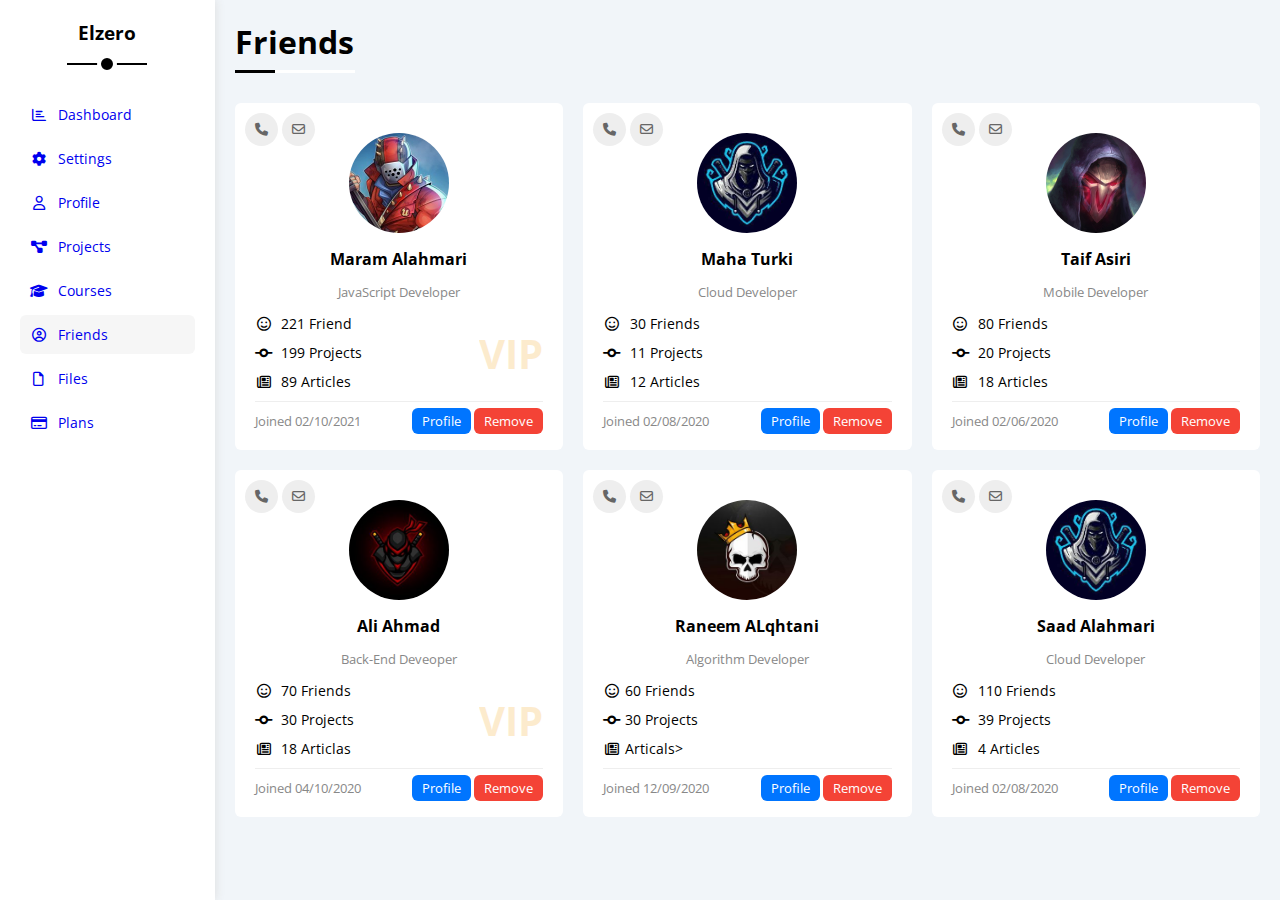
<file: template four/friends.html>
<!DOCTYPE html>
<html lang="en">

<head>
    <meta charset="UTF-8">
    <meta http-equiv="X-UA-Compatible" content="IE=edge" />
    <meta name="viewport" content="width=device-width,initial-scale=1.0">
    <title>Friends</title>
    <link rel="stylesheet" href="css/all.min.css" />
    <link rel="stylesheet" href="css/master.css" />
    <link rel="stylesheet" href="css/freamwork.css">
    <link rel="preconnect" href="https://fonts.googleapis.com" />
    <link rel="preconnect" href="https://fonts.gstatic.com" crossorigin />
    <link href="https://fonts.googleapis.com/css2?family=Open+Sans:wght@300;500&#038;display=swap" rel="stylesheet" />
</head>

<body>
    <div class="page d-flex">
        <div class="sidebar bg-white p-20 p-relative">
            <h3 class="p-relative txt-c mt-0">Elzero</h3>
            <ul>
                <li>
                    <a class=" d-flex align-center fs-14 c-black rad-6 p-10" href="index.html">
                        <i class="fa-regular fa-chart-bar fa-fw"></i>
                        <span>Dashboard</span>
                    </a>
                </li>
                <li>
                    <a class=" d-flex align-center fs-14 c-black rad-6 p-10" href="settings.html">
                        <i class="fa-solid fa-gear fa-fw"></i>
                        <span>Settings</span>
                    </a>
                </li>
                <li>
                    <a class="d-flex align-center fs-14 c-black rad-6 p-10" href="profile.html">
                        <i class="fa-regular fa-user fa-fw"></i>
                        <span>Profile</span>
                    </a>
                </li>
                <li>
                    <a class=" d-flex align-center fs-14 c-black rad-6 p-10" href="projects.html">
                        <i class="fa-solid fa-diagram-project fa-fw"></i>
                        <span>Projects</span>
                    </a>
                </li>
                <li>
                    <a class=" d-flex align-center fs-14 c-black rad-6 p-10" href="courses.html">
                        <i class="fa-solid fa-graduation-cap fa-fw"></i>
                        <span>Courses</span>
                    </a>
                </li>
                <li>
                    <a class=" active d-flex align-center fs-14 c-black rad-6 p-10" href="friends.html">
                        <i class="fa-regular fa-circle-user fa-fw"></i>
                        <span>Friends</span>
                    </a>
                </li>
                <li>
                    <a class="d-flex align-center fs-14 c-black rad-6 p-10" href="files.html">
                        <i class="fa-regular fa-file fa-fw"></i>
                        <span>Files</span>
                    </a>
                </li>
                <li>
                    <a class="d-flex align-center fs-14 c-black rad-6 p-10" href="plans.html">
                        <i class="fa-regular fa-credit-card fa-fw"></i>
                        <span>Plans</span>
                    </a>
                </li>
            </ul>
        </div>
        <div class="content w-full">
            <!-- Start Head -->
            <h1 class="p-relative">Friends</h1>
            <div class="friends-page d-grid m-20 gap-20">
                <div class="friend bg-white rad-6 p-20 p-relative">
                    <div class="contact">
                        <i class="fa-solid fa-phone"></i>
                        <i class="fa-regular fa-envelope"></i>
                    </div>
                    <div class="txt-c">
                        <img decoding="async" class="rad-half mt-10 mb-10 w-100 h-100" src="images/friend-01.jpg"
                            alt="" />
                        <h4 class="m-0">Maram Alahmari </Al-ahmari></h4>
                        <p class="c-grey fs-13 mt-5 mb-0">JavaScript Developer</p>
                    </div>
                    <div class="icons fs-14 p-relative">
                        <div class="mb-10">
                            <i class="fa-regular fa-face-smile fa-fw"></i>
                            <span>221 Friend</span>
                        </div>
                        <div class="mb-10">
                            <i class="fa-solid fa-code-commit fa-fw"></i>
                            <span>199 Projects</span>
                        </div>
                        <div>
                            <i class="fa-regular fa-newspaper fa-fw"></i>
                            <span>89 Articles</span>
                        </div>
                        <span class="vip fw-bold c-orange">VIP</span>
                    </div>
                    <div class="info between-flex fs-13">
                        <span class="c-grey">Joined 02/10/2021</span>
                        <div>
                            <a class="bg-blue c-white btn-shape" href="profile.html">Profile</a>
                            <a class="bg-red c-white btn-shape" href="#">Remove</a>
                        </div>
                    </div>
                </div>
                <div class="friend bg-white rad-6 p-20 p-relative">
                    <div class="contact">
                        <i class="fa-solid fa-phone"></i>
                        <i class="fa-regular fa-envelope"></i>
                    </div>
                    <div class="txt-c">
                        <img decoding="async" class="rad-half mt-10 mb-10 w-100 h-100" src="images/friend-02.jpg"
                            alt="" />
                        <h4 class="m-0">Maha Turki</h4>
                        <p class="c-grey fs-13 mt-5 mb-0">Cloud Developer</p>
                    </div>
                    <div class="icons fs-14 p-relative">
                        <div class="mb-10">
                            <i class="fa-regular fa-face-smile fa-fw"></i>
                            <span>30 Friends</span>
                        </div>
                        <div class="mb-10">
                            <i class="fa-solid fa-code-commit fa-fw"></i>
                            <span>11 Projects</span>
                        </div>
                        <div>
                            <i class="fa-regular fa-newspaper fa-fw"></i>
                            <span>12 Articles</span>
                        </div>
                    </div>
                    <div class="info between-flex fs-13">
                        <span class="c-grey">Joined 02/08/2020</span>
                        <div>
                            <a class="bg-blue c-white btn-shape" href="profile.html">Profile</a>
                            <a class="bg-red c-white btn-shape" href="">Remove</a>
                        </div>
                    </div>
                </div>
                <div class="friend bg-white rad-6 p-20 p-relative">
                    <div class="contact">
                        <i class="fa-solid fa-phone"></i>
                        <i class="fa-regular fa-envelope"></i>
                    </div>
                    <div class="txt-c">
                        <img decoding="async" class="rad-half mt-10 mb-10 w-100 h-100" src="images/friend-03.jpg"
                            alt="" />
                        <h4 class="m-0">Taif Asiri</h4>
                        <p class="c-grey fs-13 mt-5 mb-0">Mobile Developer</p>
                    </div>
                    <div class="icons fs-14 p-relative">
                        <div class="mb-10">
                            <i class="fa-regular fa-face-smile fa-fw"></i>
                            <span>80 Friends</span>
                        </div>
                        <div class="mb-10">
                            <i class="fa-solid fa-code-commit fa-fw"></i>
                            <span>20 Projects</span>
                        </div>
                        <div>
                            <i class="fa-regular fa-newspaper fa-fw"></i>
                            <span>18 Articles</span>
                        </div>
                    </div>
                    <div class="info between-flex fs-13">
                        <span class="c-grey">Joined 02/06/2020</span>
                        <div>
                            <a class="bg-blue c-white btn-shape" href="profile.html">Profile</a>
                            <a class="bg-red c-white btn-shape" href="">Remove</a>
                        </div>
                    </div>
                </div>
                <div class="friend bg-white rad-6 p-20 p-relative">
                    <div class="contact">
                        <i class="fa-solid fa-phone"></i>
                        <i class="fa-regular fa-envelope"></i>
                    </div>
                    <div class="txt-c">
                        <img class="rad-half mt-10 mb-10 w-100 h-100" decoding="async" src="images/friend-04.jpg"
                            alt="">
                        <h4 class="m-0">Ali Ahmad</h4>
                        <p class="c-grey fs-13 mt-5 mb-0">Back-End Deveoper</p>
                    </div>
                    <div class="icons fs-14 p-relative">
                        <div class="mb-10">
                            <i class="fa-regular fa-face-smile fa-fw"></i>
                            <span>70 Friends</span>
                        </div>
                        <div class="mb-10">
                            <i class="fa-solid fa-code-commit fa-fw"></i>
                            <span>30 Projects</span>
                        </div>
                        <div>
                            <i class="fa-regular fa-newspaper fa-fw"></i>
                            <span> 18 Articlas</span>
                        </div>
                        <span class="vip fw-bold c-orange">VIP</span>
                    </div>
                    <div class="info between-flex fs-13">
                        <span class="c-grey">Joined 04/10/2020</span>
                        <div>
                            <a class="bg-blue c-white btn-shape" href="profile.html">Profile</a>
                            <a class="bg-red c-white btn-shape" href="#">Remove</a>
                        </div>
                    </div>
                </div>
                <div class="friends bg-white p-20 p-relative rad-6">
                    <div class="contact">
                        <i class="fa-solid fa-phone"></i>
                        <i class="fa-regular fa-envelope"></i>
                    </div>
                    <div class="txt-c">
                        <img decoding="async" alt="" class="rad-half mt-10 mb-10 w-100 h-100"
                            src="images/friend-05.jpg">
                        <h4 class="m-0">Raneem ALqhtani</h4>
                        <p class="c-grey fs-13 mt-5 mb-0">Algorithm Developer</p>
                    </div>
                    <div class="icpns fs-14 p-relative">
                        <div class="mb-10">
                            <i class="fa-regular fa-face-smile fa-fw"></i>
                            <span>60 Friends</span>
                        </div>
                        <div class="mb-10">
                            <i class="fa-solid fa-code-commit fa-fw"></i>
                            <span>30 Projects</span>
                        </div>
                        <div>
                            <i class="fa-regular fa-newspaper fa-fw"></i>
                            <span> Articals></span>
                        </div>
                    </div>
                    <div class="info between-flex fs-13">
                        <span class="c-grey">Joined 12/09/2020</span>
                        <div>
                            <a class="bg-blue c-white btn-shape" href="profile.html">Profile</a>
                            <a class="bg-red c-white btn-shape" href="#">Remove</a>
                        </div>
                    </div>
                </div>
                <div class="friend bg-white rad-6 p-20 p-relative">
                    <div class="contact">
                        <i class="fa-solid fa-phone"></i>
                        <i class="fa-regular fa-envelope"></i>
                    </div>
                    <div class="txt-c">
                        <img decoding="async" class="rad-half mt-10 mb-10 w-100 h-100" src="images/friend-02.jpg"
                            alt="" />
                        <h4 class="m-0">Saad Alahmari</h4>
                        <p class="c-grey fs-13 mt-5 mb-0">Cloud Developer</p>
                    </div>
                    <div class="icons fs-14 p-relative">
                        <div class="mb-10">
                            <i class="fa-regular fa-face-smile fa-fw"></i>
                            <span>110 Friends</span>
                        </div>
                        <div class="mb-10">
                            <i class="fa-solid fa-code-commit fa-fw"></i>
                            <span>39 Projects</span>
                        </div>
                        <div>
                            <i class="fa-regular fa-newspaper fa-fw"></i>
                            <span>4 Articles</span>
                        </div>
                    </div>
                    <div class="info between-flex fs-13">
                        <span class="c-grey">Joined 02/08/2020</span>
                        <div>
                            <a class="bg-blue c-white btn-shape" href="profile.html">Profile</a>
                            <a class="bg-red c-white btn-shape" href="">Remove</a>
                        </div>
                    </div>
                </div>
            </div>
        </div>
    </div>
</body>

</html>
</file>
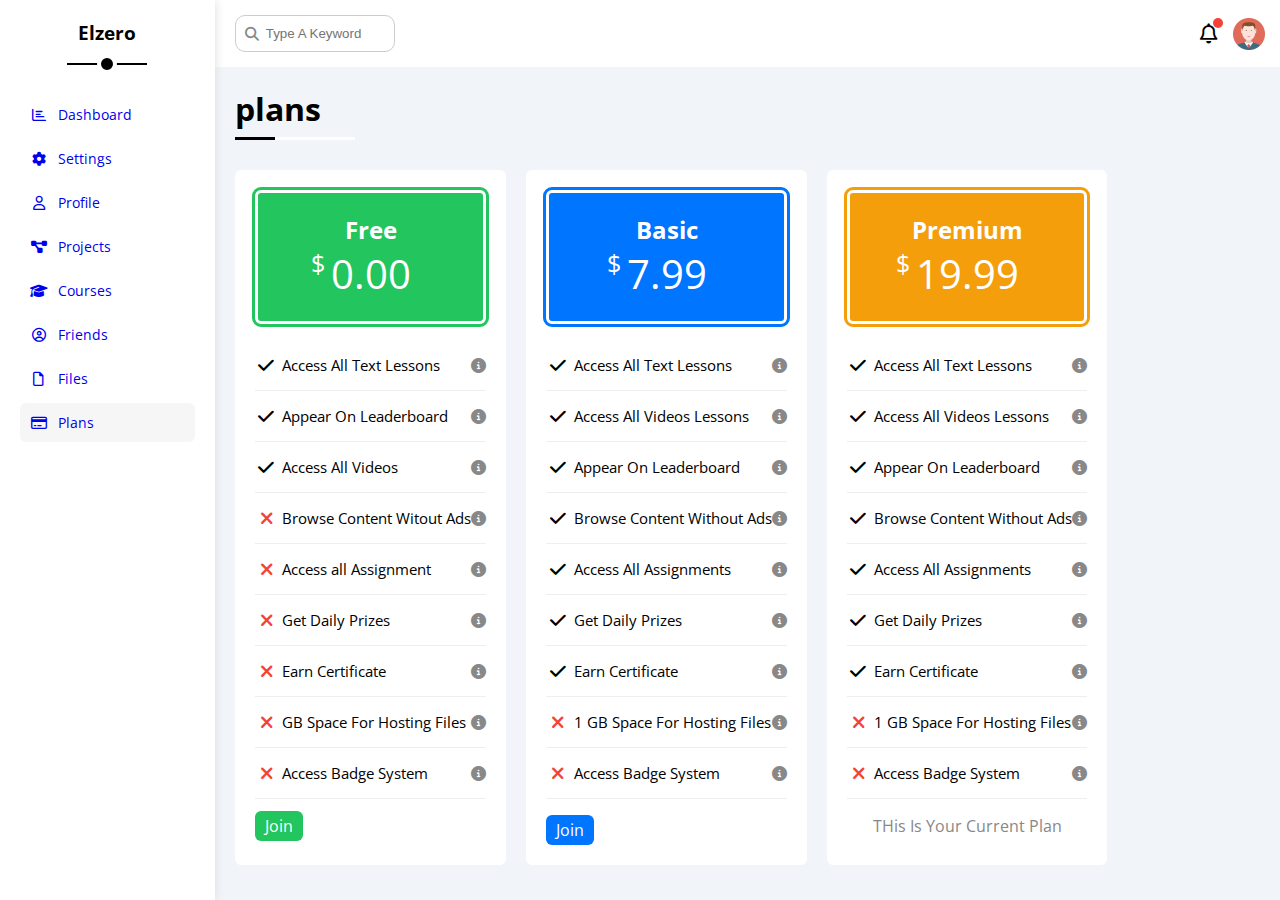
<file: template four/plans.html>
<!DOCTYPE html>
<html lang="en">

<head>
    <meta charset="UTF-8">
    <meta http-equiv="X-UA-Compatible" content="IE=edge" />
    <meta name="viewport" content="width=device-width,initial-scale=1.0">
    <title>Plans</title>
    <link rel="stylesheet" href="css/all.min.css" />
    <link rel="stylesheet" href="css/master.css" />
    <link rel="stylesheet" href="css/freamwork.css">
    <link rel="preconnect" href="https://fonts.googleapis.com" />
    <link rel="preconnect" href="https://fonts.gstatic.com" crossorigin />
    <link href="https://fonts.googleapis.com/css2?family=Open+Sans:wght@300;500&#038;display=swap" rel="stylesheet" />
</head>

<body>
    <div class="page d-flex">
        <div class="sidebar bg-white p-20 p-relative">
            <h3 class="p-relative txt-c mt-0">Elzero</h3>
            <ul>
                <li>
                    <a class=" d-flex align-center fs-14 c-black rad-6 p-10" href="index.html">
                        <i class="fa-regular fa-chart-bar fa-fw"></i>
                        <span>Dashboard</span>
                    </a>
                </li>
                <li>
                    <a class=" d-flex align-center fs-14 c-black rad-6 p-10" href="settings.html">
                        <i class="fa-solid fa-gear fa-fw"></i>
                        <span>Settings</span>
                    </a>
                </li>
                <li>
                    <a class="d-flex align-center fs-14 c-black rad-6 p-10" href="profile.html">
                        <i class="fa-regular fa-user fa-fw"></i>
                        <span>Profile</span>
                    </a>
                </li>
                <li>
                    <a class=" d-flex align-center fs-14 c-black rad-6 p-10" href="projects.html">
                        <i class="fa-solid fa-diagram-project fa-fw"></i>
                        <span>Projects</span>
                    </a>
                </li>
                <li>
                    <a class=" d-flex align-center fs-14 c-black rad-6 p-10" href="courses.html">
                        <i class="fa-solid fa-graduation-cap fa-fw"></i>
                        <span>Courses</span>
                    </a>
                </li>
                <li>
                    <a class=" d-flex align-center fs-14 c-black rad-6 p-10" href="friends.html">
                        <i class="fa-regular fa-circle-user fa-fw"></i>
                        <span>Friends</span>
                    </a>
                </li>
                <li>
                    <a class=" d-flex align-center fs-14 c-black rad-6 p-10" href="files.html">
                        <i class="fa-regular fa-file fa-fw"></i>
                        <span>Files</span>
                    </a>
                </li>
                <li>
                    <a class="active d-flex align-center fs-14 c-black rad-6 p-10" href="plans.html">
                        <i class="fa-regular fa-credit-card fa-fw"></i>
                        <span>Plans</span>
                    </a>
                </li>
            </ul>
        </div>
        <div class="content w-full">
            <!-- Start Head -->
            <div class="head bg-white p-15 between-flex">
                <div class="search p-relative">
                    <input class="p-10" type="search" placeholder="Type A Keyword" />
                </div>
                <div class="icons d-flex align-center">
                    <span class="notification p-relative">
                        <i class="fa-regular fa-bell fa-lg"></i>
                    </span>
                    <img decoding="async" src="images/avatar.png" alt="" />
                </div>
            </div>
            <!-- End Head -->
            <h1 class="p-relative">plans</h1>
            <div class="plans-page d-flex m-20 gap-20">
                <div class="plan green bg-white p-20 rad-6">
                    <div class="top bg-green txt-c  p-20 rad-6">
                        <h2 class="m-0 c-white">Free</h2>
                        <div class="price c-white"><span>$</span>0.00</div>
                    </div>
                    <ul>
                        <li>
                            <i class="fa-solid fa-check fa-fw yes"></i>
                            <span>Access All Text Lessons</span>
                            <i class="fa-solid fa-circle-info help"></i>
                        </li>
                        <li>
                            <i class="fa-solid fa-check fa-fw yes"></i>
                            <span>Appear On Leaderboard</span>
                            <i class="fa-solid fa-circle-info help"></i>
                        </li>
                        <li>
                            <i class="fa-solid fa-check fa-fw yes"></i>
                            <span>Access All Videos</span>
                            <i class=" fa-solid fa-circle-info help"></i>
                        </li>
                        <li>
                            <i class="fa-solid fa-xmark fa-fw"></i>
                            <span>Browse Content Witout Ads</span>
                            <i class=" fa-solid fa-circle-info help"></i>
                        </li>
                        <li>
                            <i class="fa-solid fa-xmark fa-fw"></i>
                            <span>Access all Assignment</span>
                            <i class=" fa-solid fa-circle-info help"></i>
                        </li>
                        <li>
                            <i class="fa-solid fa-xmark fa-fw"></i>
                            <span>Get Daily Prizes</span>
                            <i class="fa-solid fa-circle-info help"></i>
                        <li>
                            <i class="fa-solid fa-xmark fa-fw"></i>
                            <span>Earn Certificate</span>
                            <i class="fa-solid fa-circle-info  help "></i>
                        </li>
                        <li>
                            <i class="fa-solid fa-xmark fa-fw"></i>
                            <span>GB Space For Hosting Files</span>
                            <i class="fa-solid fa-circle-info help"></i>
                        </li>
                        <li>
                            <i class="fa-solid fa-xmark fa-fw"> </i>
                            <span>Access Badge System</span>
                            <i class=" fa-solid fa-circle-info help help"></i>
                        </li>
                    </ul>
                    <a href="#" class="btn-shape bg-green c-white d-bocck w-fit">Join</a>
                </div>
                <div class="plan bg-white p-20 blue rad-6">
                    <div class="top bg-blue txt-c p-20  rad-6">
                        <h2 class="m-0 c-white">Basic</h2>
                        <div class="price c-white"><span>$</span>7.99</div>
                    </div>
                    <ul>
                        <li>
                            <i class="fa-solid fa-check fa-fw yes"></i>
                            <span>Access All Text Lessons</span>
                            <i class="fa-solid fa-circle-info help"></i>
                        </li>
                        <li>
                            <i class="fa-solid fa-check fa-fw yes"></i>
                            <span>Access All Videos Lessons</span>
                            <i class="fa-solid fa-circle-info help"></i>
                        </li>
                        <li>
                            <i class="fa-solid fa-check fa-fw yes"></i>
                            <span>Appear On Leaderboard</span>
                            <i class="fa-solid fa-circle-info help"></i>
                        </li>
                        <li>
                            <i class="fa-solid fa-check fa-fw yes"></i>
                            <span>Browse Content Without Ads</span>
                            <i class="fa-solid fa-circle-info help"></i>
                        </li>
                        <li>
                            <i class="fa-solid fa-check fa-fw yes"></i>
                            <span>Access All Assignments</span>
                            <i class="fa-solid fa-circle-info help"></i>
                        </li>
                        <li>
                            <i class="fa-solid fa-check fa-fw yes"></i>
                            <span>Get Daily Prizes</span>
                            <i class="fa-solid fa-circle-info help"></i>
                        </li>
                        <li>
                            <i class="fa-solid fa-check fa-fw yes"></i>
                            <span>Earn Certificate</span>
                            <i class="fa-solid fa-circle-info help"></i>
                        </li>
                        <li>
                            <i class="fa-solid fa-xmark fa-fw"></i>
                            <span>1 GB Space For Hosting Files</span>
                            <i class="fa-solid fa-circle-info help"></i>
                        </li>
                        <li>
                            <i class="fa-solid fa-xmark fa-fw"></i>
                            <span>Access Badge System</span>
                            <i class="fa-solid fa-circle-info help"></i>
                        </li>
                    </ul>
                    <a href="#" class="btn-shape bg-blue c-white d-block w-fit">Join</a>
                </div>
                <div class="plan orange bg-white p-20 rad-6">
                    <div class="top bg-orange p-20 txt-c rad-6">
                        <h2 class="m-0 c-white">Premium</h2>
                        <div class="price c-white"><span>$</span>19.99</div>
                    </div>
                    <ul>
                        <li>
                            <i class="fa-solid fa-check fa-fw yes"></i>
                            <span>Access All Text Lessons</span>
                            <i class="fa-solid fa-circle-info help"></i>
                        </li>
                        <li>
                            <i class="fa-solid fa-check fa-fw yes"></i>
                            <span>Access All Videos Lessons</span>
                            <i class="fa-solid fa-circle-info help"></i>
                        </li>
                        <li>
                            <i class="fa-solid fa-check fa-fw yes"></i>
                            <span>Appear On Leaderboard</span>
                            <i class="fa-solid fa-circle-info help"></i>
                        </li>
                        <li>
                            <i class="fa-solid fa-check fa-fw yes"></i>
                            <span>Browse Content Without Ads</span>
                            <i class="fa-solid fa-circle-info help"></i>
                        </li>
                        <li>
                            <i class="fa-solid fa-check fa-fw yes"></i>
                            <span>Access All Assignments</span>
                            <i class="fa-solid fa-circle-info help"></i>
                        </li>
                        <li>
                            <i class="fa-solid fa-check fa-fw yes"></i>
                            <span>Get Daily Prizes</span>
                            <i class="fa-solid fa-circle-info help"></i>
                        </li>
                        <li>
                            <i class="fa-solid fa-check fa-fw yes"></i>
                            <span>Earn Certificate</span>
                            <i class="fa-solid fa-circle-info help"></i>
                        </li>
                        <li>
                            <i class="fa-solid fa-xmark fa-fw"></i>
                            <span>1 GB Space For Hosting Files</span>
                            <i class="fa-solid fa-circle-info help"></i>
                        </li>
                        <li>
                            <i class="fa-solid fa-xmark fa-fw"></i>
                            <span>Access Badge System</span>
                            <i class="fa-solid fa-circle-info help"></i>
                        </li>
                    </ul>
                    <p class="c-grey txt-c m-0">THis Is Your Current Plan</p>
                </div>
            </div>
        </div>
    </div>
</body>

</html>
</file>
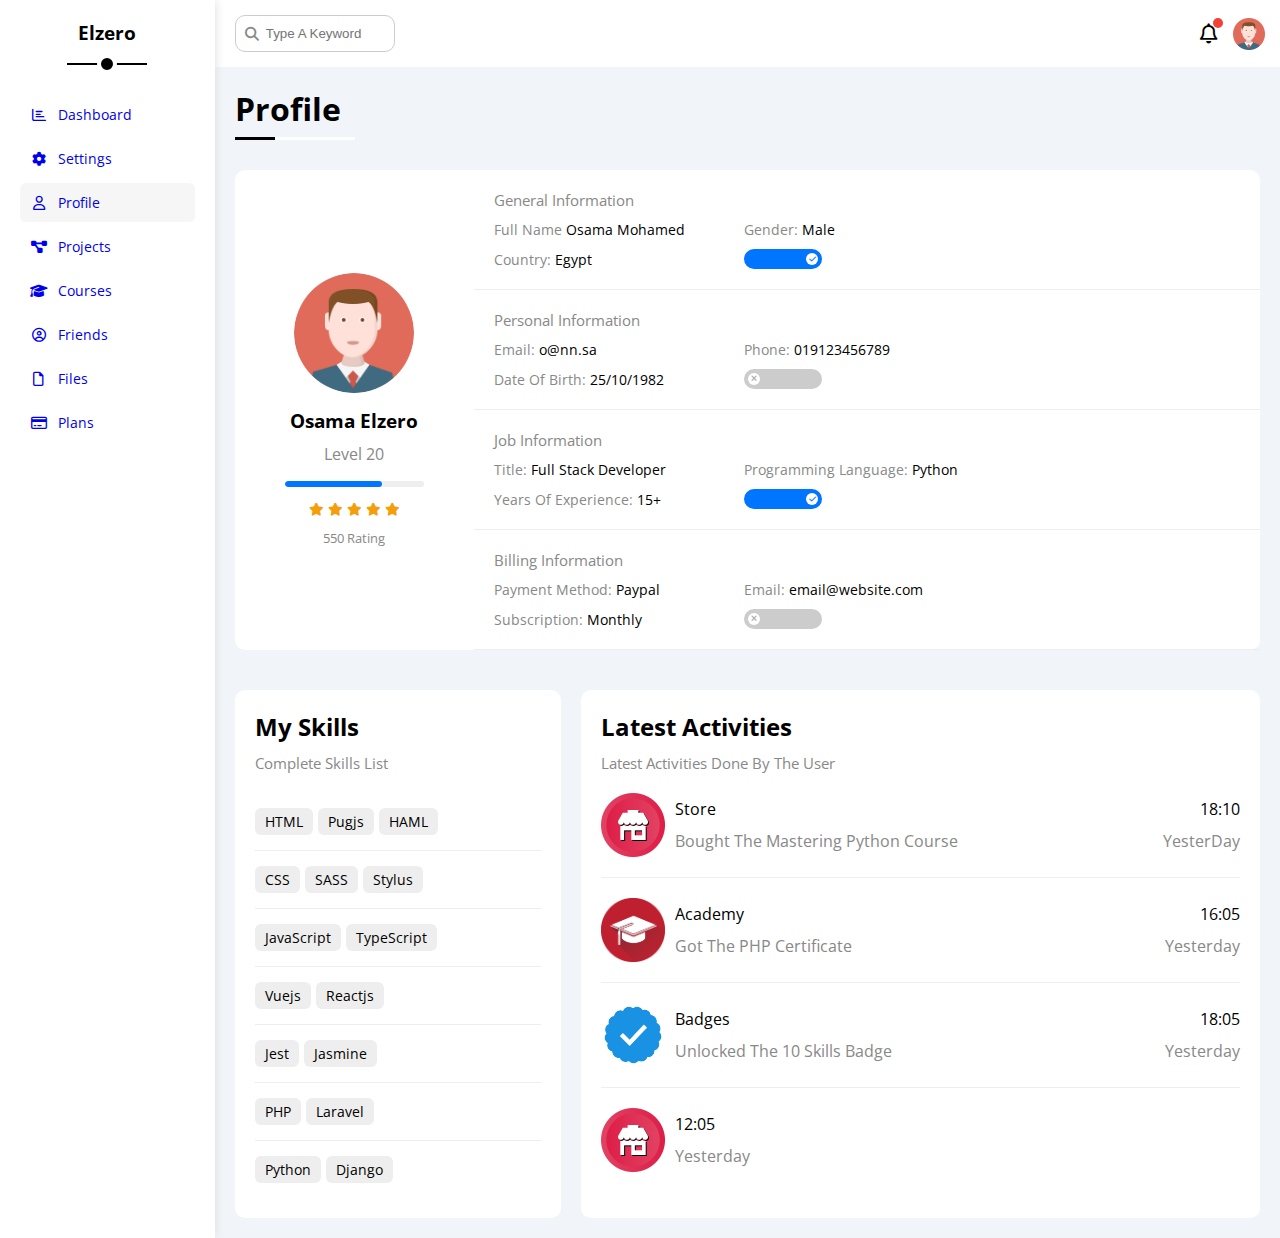
<file: template four/profile.html>
<!DOCTYPE html>
<html lang="en">

<head>
    <meta charset="UTF-8">
    <meta http-equiv="X-UA-Compatible" content="IE=edge" />
    <meta name="viewport" content="width=device-width,initial-scale=1.0">
    <title>Profile</title>
    <link rel="stylesheet" href="css/all.min.css" />
    <link rel="stylesheet" href="css/master.css" />
    <link rel="stylesheet" href="css/freamwork.css">
    <link rel="preconnect" href="https://fonts.googleapis.com" />
    <link rel="preconnect" href="https://fonts.gstatic.com" crossorigin />
    <link href="https://fonts.googleapis.com/css2?family=Open+Sans:wght@300;500&#038;display=swap" rel="stylesheet" />
</head>

<body>
    <div class="page d-flex">
        <div class="sidebar bg-white p-20 p-relative">
            <h3 class="p-relative txt-c mt-0">Elzero</h3>
            <ul>
                <li>
                    <a class=" d-flex align-center fs-14 c-black rad-6 p-10" href="index.html">
                        <i class="fa-regular fa-chart-bar fa-fw"></i>
                        <span>Dashboard</span>
                    </a>
                </li>
                <li>
                    <a class=" d-flex align-center fs-14 c-black rad-6 p-10" href="settings.html">
                        <i class="fa-solid fa-gear fa-fw"></i>
                        <span>Settings</span>
                    </a>
                </li>
                <li>
                    <a class=" active d-flex align-center fs-14 c-black rad-6 p-10" href="profile.html">
                        <i class="fa-regular fa-user fa-fw"></i>
                        <span>Profile</span>
                    </a>
                </li>
                <li>
                    <a class="d-flex align-center fs-14 c-black rad-6 p-10" href="projects.html">
                        <i class="fa-solid fa-diagram-project fa-fw"></i>
                        <span>Projects</span>
                    </a>
                </li>
                <li>
                    <a class="d-flex align-center fs-14 c-black rad-6 p-10" href="courses.html">
                        <i class="fa-solid fa-graduation-cap fa-fw"></i>
                        <span>Courses</span>
                    </a>
                </li>
                <li>
                    <a class="d-flex align-center fs-14 c-black rad-6 p-10" href="friends.html">
                        <i class="fa-regular fa-circle-user fa-fw"></i>
                        <span>Friends</span>
                    </a>
                </li>
                <li>
                    <a class="d-flex align-center fs-14 c-black rad-6 p-10" href="files.html">
                        <i class="fa-regular fa-file fa-fw"></i>
                        <span>Files</span>
                    </a>
                </li>
                <li>
                    <a class="d-flex align-center fs-14 c-black rad-6 p-10" href="plans.html">
                        <i class="fa-regular fa-credit-card fa-fw"></i>
                        <span>Plans</span>
                    </a>
                </li>
            </ul>
        </div>
        <div class="content w-full">
            <!-- Start Head -->
            <div class="head bg-white p-15 between-flex">
                <div class="search p-relative">
                    <input class="p-10" type="search" placeholder="Type A Keyword" />
                </div>
                <div class="icons d-flex align-center">
                    <span class="notification p-relative">
                        <i class="fa-regular fa-bell fa-lg"></i>
                    </span>
                    <img decoding="async" src="images/avatar.png" alt="" />
                </div>
            </div>
            <!-- End Head -->
            <h1 class="p-relative">Profile</h1>
            <div class="profile-page m-20 d-grid gap-20">
                <!-- Start Overview -->
                <div class="overview bg-white rad-10 d-flex align-center">
                    <div class="avatar-box txt-c p-20">
                        <img decoding="async" class="rad-half mb-10" src="images/avatar.png" alt="" />
                        <h3 class="m-0">Osama Elzero</h3>
                        <p class="c-grey mt-10">Level 20</p>
                        <div class="level rad-6 bg-eee p-relative">
                            <span style="width: 70%"></span>
                        </div>
                        <div class="rating mt-10 mb-10">
                            <i class="fa-solid fa-star c-orange fs-13"></i>
                            <i class="fa-solid fa-star c-orange fs-13"></i>
                            <i class="fa-solid fa-star c-orange fs-13"></i>
                            <i class="fa-solid fa-star c-orange fs-13"></i>
                            <i class="fa-solid fa-star c-orange fs-13"></i>
                        </div>
                        <p class="c-grey m-0 fs-13">550 Rating</p>
                    </div>
                    <div class="info-box w-full txt-c-mobile">
                        <!-- Start Information Row -->
                        <div class="box p-20 d-flex align-center">
                            <h4 class="c-grey fs-15 m-0 w-full">General Information</h4>
                            <div class="fs-14">
                                <span class="c-grey">Full Name</span>
                                <span>Osama Mohamed</span>
                            </div>
                            <div class="fs-14">
                                <span class="c-grey">Gender:</span>
                                <span>Male</span>
                            </div>
                            <div class="fs-14">
                                <span class="c-grey">Country:</span>
                                <span>Egypt</span>
                            </div>
                            <div class="fs-14">
                                <label>
                                    <input class="toggle-checkbox" type="checkbox" checked />
                                    <div class="toggle-switch"></div>
                                </label>
                            </div>
                        </div>
                        <!-- End Information Row -->
                        <!-- Start Information Row -->
                        <div class="box p-20 d-flex align-center">
                            <h4 class="c-grey w-full fs-15 m-0">Personal Information</h4>
                            <div class="fs-14">
                                <span class="c-grey">Email:</span>
                                <span>o@nn.sa</span>
                            </div>
                            <div class="fs-14">
                                <span class="c-grey">Phone:</span>
                                <span>019123456789</span>
                            </div>
                            <div class="fs-14">
                                <span class="c-grey">Date Of Birth:</span>
                                <span>25/10/1982</span>
                            </div>
                            <div class="fs-14">
                                <label>
                                    <input class="toggle-checkbox" type="checkbox" />
                                    <div class="toggle-switch"></div>
                                </label>
                            </div>
                        </div>
                        <!-- End Information Row -->
                        <!-- Start Information Row -->
                        <div class="box p-20 d-flex align-center">
                            <h4 class="c-grey w-full fs-15 m-0">Job Information</h4>
                            <div class="fs-14">
                                <span class="c-grey">Title:</span>
                                <span>Full Stack Developer</span>
                            </div>
                            <div class="fs-14">
                                <span class="c-grey">Programming Language:</span>
                                <span>Python</span>
                            </div>
                            <div class="fs-14">
                                <span class="c-grey">Years Of Experience:</span>
                                <span>15+</span>
                            </div>
                            <div class="fs-14">
                                <label>
                                    <input class="toggle-checkbox" type="checkbox" checked />
                                    <div class="toggle-switch"></div>
                                </label>
                            </div>
                        </div>
                        <!-- End Information Row -->
                        <!-- Start Information Row -->
                        <div class="box p-20 d-flex align-center">
                            <h4 class="c-grey w-full fs-15 m-0">Billing Information</h4>
                            <div class="fs-14">
                                <span class="c-grey">Payment Method:</span>
                                <span>Paypal</span>
                            </div>
                            <div class="fs-14">
                                <span class="c-grey">Email:</span>
                                <span>email@website.com</span>
                            </div>
                            <div class="fs-14">
                                <span class="c-grey">Subscription:</span>
                                <span>Monthly</span>
                            </div>
                            <div class="fs-14">
                                <label>
                                    <input class="toggle-checkbox" type="checkbox" />
                                    <div class="toggle-switch"></div>
                                </label>
                            </div>
                        </div>
                        <!-- End Information Row -->
                    </div>
                </div>
                <!-- End Overview -->
                <!--Start Other Date-->
                <div class="other-data d-flex gap-20">
                    <div class="skills-card p-20 bg-white rad-10 mt-20">
                        <h2 class="mt-0 mb-10">My Skills</h2>
                        <p class="mt-0 mb-20 c-grey fs-15">Complete Skills List</p>
                        <ul class="m-0 txt-c-mobile">
                            <li><span>HTML</span><span>Pugjs</span><span>HAML</span></li>
                            <li><span>CSS</span><span>SASS</span><span>Stylus</span></li>
                            <li><span>JavaScript</span><span>TypeScript</span></li>
                            <li><span>Vuejs</span><span>Reactjs</span></li>
                            <li><span>Jest</span><span>Jasmine</span></li>
                            <li><span>PHP</span><span>Laravel</span></li>
                            <li><span>Python</span><span>Django</span></li>
                        </ul>
                    </div>
                    <div class="activities p-20 bg-white rad-10 mt-20">
                        <h2 class="mt-0 mb-10">Latest Activities</h2>
                        <p class="mt-0 mb-20 c-grey fs-15">Latest Activities Done By The User</p>
                        <div class="activity d-flex align-center txt-c-mobile">
                            <img decoding="async" src="images/activity-01.png" alt="">
                            <div class="info">
                                <span class="d-block mb-10">Store</span>
                                <span class="c-grey">Bought The Mastering Python Course</span>
                            </div>
                            <div class="date">
                                <span class="d-block mb-10">18:10</span>
                                <span class="c-grey">YesterDay</span>
                            </div>
                        </div>
                        <div class="activity d-flex align-center txt-c-mobile">
                            <img decoding="async" src="images/activity-02.png" alt="">
                            <div class="info">
                                <span class="d-block mb-10">Academy</span>
                                <span class="c-grey">Got The PHP Certificate</span>
                            </div>
                            <div class="date">
                                <span class="d-block mb-10">16:05</span>
                                <span class="c-grey">Yesterday</span>
                            </div>
                        </div>
                        <div class="activity d-flex align-center txt-c-mobile">
                            <img decoding="async" src="images/activity-03.png" alt="">
                            <div class="info">
                                <span class="d-block mb-10">Badges</span>
                                <span class="c-grey">Unlocked The 10 Skills Badge</span>
                            </div>
                            <div class="date">
                                <span class="d-block mb-10">18:05</span>
                                <span class="c-grey">Yesterday</span>
                            </div>
                        </div>
                        <div class="activity d-flex align-center txt-c-mobile">
                            <img decoding="async" src="images/activity-01.png" alt="">
                            <div class="info">
                                <span class="d-block mb-10">12:05</span>
                                <span class="c-grey">Yesterday</span>
                            </div>
                        </div>
                    </div>
                </div>
                <!--End Other Date-->
            </div>
        </div>
    </div>
</body>

</html>
</file>
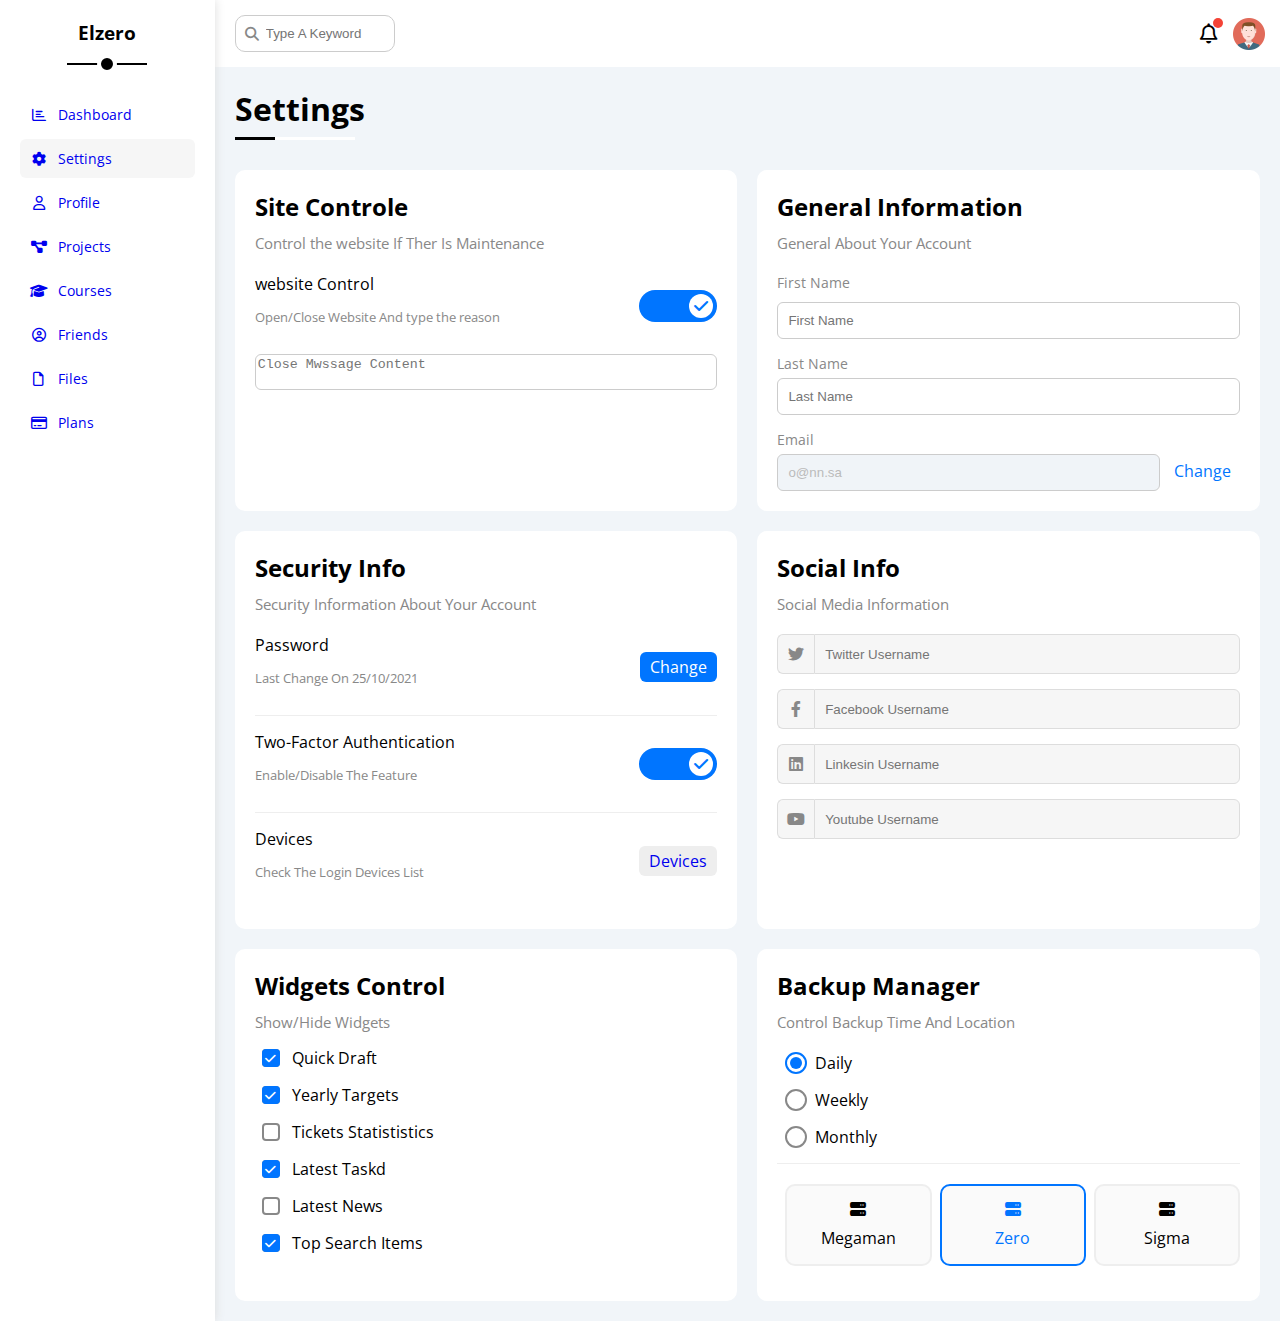
<file: template four/settings.html>
<!DOCTYPE html>
<html lang="en">

<head>
    <meta charset="UTF-8">
    <meta http-equiv="X-UA-Compatible" content="IE=edge" />
    <meta name="viewport" content="width=device-width,initial-scale=1.0">
    <title>Settings</title>
    <link rel="stylesheet" href="css/all.min.css" />
    <link rel="stylesheet" href="css/master.css" />
    <link rel="stylesheet" href="css/freamwork.css">
    <link rel="preconnect" href="https://fonts.googleapis.com" />
    <link rel="preconnect" href="https://fonts.gstatic.com" crossorigin />
    <link href="https://fonts.googleapis.com/css2?family=Open+Sans:wght@300;500&#038;display=swap" rel="stylesheet" />
</head>

<body>
    <div class="page d-flex">
        <div class="sidebar bg-white p-20 p-relative">
            <h3 class="p-relative txt-c mt-0">Elzero</h3>
            <ul>
                <li>
                    <a class=" d-flex align-center fs-14 c-black rad-6 p-10" href="index.html">
                        <i class="fa-regular fa-chart-bar fa-fw"></i>
                        <span>Dashboard</span>
                    </a>
                </li>
                <li>
                    <a class=" active d-flex align-center fs-14 c-black rad-6 p-10" href="settings.html">
                        <i class="fa-solid fa-gear fa-fw"></i>
                        <span>Settings</span>
                    </a>
                </li>
                <li>
                    <a class="d-flex align-center fs-14 c-black rad-6 p-10" href="profile.html">
                        <i class="fa-regular fa-user fa-fw"></i>
                        <span>Profile</span>
                    </a>
                </li>
                <li>
                    <a class="d-flex align-center fs-14 c-black rad-6 p-10" href="projects.html">
                        <i class="fa-solid fa-diagram-project fa-fw"></i>
                        <span>Projects</span>
                    </a>
                </li>
                <li>
                    <a class="d-flex align-center fs-14 c-black rad-6 p-10" href="courses.html">
                        <i class="fa-solid fa-graduation-cap fa-fw"></i>
                        <span>Courses</span>
                    </a>
                </li>
                <li>
                    <a class="d-flex align-center fs-14 c-black rad-6 p-10" href="friends.html">
                        <i class="fa-regular fa-circle-user fa-fw"></i>
                        <span>Friends</span>
                    </a>
                </li>
                <li>
                    <a class="d-flex align-center fs-14 c-black rad-6 p-10" href="files.html">
                        <i class="fa-regular fa-file fa-fw"></i>
                        <span>Files</span>
                    </a>
                </li>
                <li>
                    <a class="d-flex align-center fs-14 c-black rad-6 p-10" href="plans.html">
                        <i class="fa-regular fa-credit-card fa-fw"></i>
                        <span>Plans</span>
                    </a>
                </li>
            </ul>
        </div>
        <div class="content w-full">
            <!-- Start Head -->
            <div class="head bg-white p-15 between-flex">
                <div class="search p-relative">
                    <input class="p-10" type="search" placeholder="Type A Keyword" />
                </div>
                <div class="icons d-flex align-center">
                    <span class="notification p-relative">
                        <i class="fa-regular fa-bell fa-lg"></i>
                    </span>
                    <img decoding="async" src="images/avatar.png" alt="" />
                </div>
            </div>
            <!-- End Head -->
            <h1 class="p-relative">Settings</h1>
            <div class="settings-page m-20 d-grid gap-20">
                <!--Start Settings Box-->
                <div class="p-20 bg-white rad-10">
                    <h2 class="mt-0 mb-10">Site Controle</h2>
                    <p class="mt-0 mb-20 c-grey fs-15">Control the website If Ther Is Maintenance</p>
                    <div class="mb-15 between-flex">
                        <div>
                            <span>website Control</span>
                            <p class="c-grey mt-5 mb-0 fs-13">Open/Close Website And type the reason</p>
                        </div>
                        <div>
                            <label>
                                <input class="toggle-checkbox" type="checkbox" checked>
                                <div class="toggle-switch"></div>
                            </label>
                        </div>
                    </div>
                    <textarea class="close-message 0-10 rad-6 d-block w-full"
                        placeholder="Close Mwssage Content"></textarea>
                </div>
                <!--End Settings Box-->
                <!--Start Settings Box-->
                <div class="p-20 bg-white rad-10">
                    <h2 class="mt-0 mb-10">General Information</h2>
                    <p class="mt-0 mb-20 c-grey fs-15">General About Your Account</p>
                    <div class="mb-15">
                        <label class="fs-14 c-grey d-block mb-10" for="first">First Name</label>
                        <input class="b-none border-ccc p-10 rad-6 d-block w-full" type="text" id="first"
                            placeholder="First Name">
                    </div>
                    <div class="mb-15">
                        <label class="fs-14 c-grey d-block mb-5" for="last">Last Name</label>
                        <input class="b-none border-ccc p-10 rad-6 d-block  w-full" id="last" type="text"
                            placeholder="Last Name">
                    </div>
                    <div>
                        <label class="fs-14 c-grey d-block mb-5" for="email">Email</label>
                        <input class="email b-none border-ccc p-10 rad-6 w-full mr-10" id="email" type="email"
                            value="o@nn.sa" disabled>
                        <a class="c-blue" href="#">Change</a>
                    </div>
                </div>
                <!--End Settings Box-->
                <!--Start Settings Box-->
                <div class="p-20 bg-white rad-10">
                    <h2 class="mt-0 mb-10">Security Info</h2>
                    <p class="mt-0 mb-20 c-grey fs-15">Security Information About Your Account</p>
                    <div class="sec-box mb-15 between-flex">
                        <div>
                            <span>Password</span>
                            <p class="c-grey mt-5 mb-0 fs-13">Last Change On 25/10/2021</p>
                        </div>
                        <a class="button bg-blue c-white btn-shape" href="#">Change</a>
                    </div>
                    <div class="sec-box mb-15 between-flex">
                        <div>
                            <span>Two-Factor Authentication</span>
                            <p class="c-grey mt-5 mb-0 fs-13">Enable/Disable The Feature</p>
                        </div>
                        <label>
                            <input class="toggle-checkbox" type="checkbox" checked>
                            <div class="toggle-switch"></div>
                        </label>
                    </div>
                    <div class="sec-box between-flex">
                        <div>
                            <span>Devices</span>
                            <p class="c-grey mt-5 mb-0 fs-13">Check The Login Devices List </p>
                        </div>
                        <a class="bg-eee c-black btn-shape" href="#">Devices</a>
                    </div>
                </div>
                <!--End Settings Box-->
                <!--Start Settings Box-->
                <div class="social-boxes p-20 bg-white rad-10">
                    <h2 class="mt-0 mb-10">Social Info</h2>
                    <p class="mt-0 mb-20 c-grey fs-15">Social Media Information</p>
                    <div class="d-flex align-center mb-15 twitter">
                        <i class="fa-brands fa-twitter center-flex c-grey "></i>
                        <input class="w-full" type="text" placeholder="Twitter Username">
                    </div>
                    <div class="d-flex align-center mb-15 facebook">
                        <i class="fa-brands fa-facebook-f center-flex c-grey "></i>
                        <input class="w-full" type="text" placeholder="Facebook Username">
                    </div>
                    <div class="d-flex align-center mb-15 linkedin">
                        <i class="fa-brands fa-linkedin center-flex c-grey "></i>
                        <input class="w-full" type="text" placeholder="Linkesin Username">
                    </div>
                    <div class="d-flex align-center mb-15 youtube">
                        <i class="fa-brands fa-youtube center-flex c-grey"></i>
                        <input class="w-full" type="text" placeholder="Youtube Username">
                    </div>
                </div>
                <!--End Settings Box-->
                <!--Start Settings Box-->
                <div class="widgets-control p-20 bg-white rad-10">
                    <h2 class="mt-0 mb-10">Widgets Control</h2>
                    <p class="mt-0 mb-15 c-grey fs-15">Show/Hide Widgets</p>
                    <div class="control d-flex align-center mb-15">
                        <input type="checkbox" id="one" checked />
                        <label for="one">Quick Draft</label>
                    </div>
                    <div class="control d-flex align-center mb-15">
                        <input type="checkbox" id="two" checked />
                        <label for="two">Yearly Targets</label>
                    </div>
                    <div class="control d-flex align-center mb-15">
                        <input type="checkbox" id="three" />
                        <label for="three">Tickets Statististics</label>
                    </div>
                    <div class="control d-flex align-center mb-15">
                        <input type="checkbox" id="four" checked />
                        <label for="four">Latest Taskd</label>
                    </div>
                    <div class="control d-flex align-center mb-15">
                        <input type="checkbox" id="five" />
                        <label for="five">Latest News</label>
                    </div>
                    <div class="control d-flex align-center mb-15">
                        <input type="checkbox" id="six" checked>
                        <label for="six">Top Search Items</label>
                    </div>
                </div>
                <!--End Settings Box-->
                <!--Start Settings Box-->
                <div class="backup-control p-20 bg-white rad-10">
                    <h2 class="mt-0 mb-10">Backup Manager</h2>
                    <p class="mt-0 mb-20 c-grey fs-15">Control Backup Time And Location</p>
                    <div class="date d-flex align-center mb-15">
                        <input type="radio" name="time" id="daily" checked />
                        <label for="daily">Daily</label>
                    </div>
                    <div class="date d-flex align-center mb-15">
                        <input type="radio" name="time" id="weekly" />
                        <label for="weekly">Weekly</label>
                    </div>
                    <div class="date d-flex align-center mb-15">
                        <input type="radio" name="time" id="monthly" />
                        <label for="monthly">Monthly</label>
                    </div>
                    <div class="servers d-flex align-center txt-c">
                        <input type="radio" name="servers" id="server-one" />
                        <div class="server mb-15 rad-10 w-full bg-fa">
                            <label class="d-block m-15" for="server-one">
                                <i class="fa-solid fa-server d-block mb-10"></i>
                                Megaman
                            </label>
                        </div>
                        <input type="radio" name="servers" id="server-two" checked />
                        <div class="server mb-15 rad-10 w-full bg-fa">
                            <label class="d-block m-15" for="server-two">
                                <i class="fa-solid fa-server d-block mb-10"></i>
                                Zero
                            </label>
                        </div>
                        <input type="radio" name="servers" id="server-three" />
                        <div class="server mb-15 rad-10 w-full bg-fa">
                            <label class="d-block m-15" for="server-three">
                                <i class="fa-solid fa-server d-block mb-10"></i>
                                Sigma
                            </label>
                        </div>
                    </div>
                </div>
                <!--End Settings Box-->


            </div>
        </div>
    </div>
</body>

</html>
</file>
<file: template four/css/master.css>
:root {
    --blue-color: #0075ff;
    --blue-alt-color: #0d69d5;
    --orange-color: #f59e0b;
    --green-color: #22c55e;
    --red-color: #f44336;
    --grey-color: #888;

}

* {
    box-sizing: border-box;
}

body {
    font-family: "Open Sans", sans-serif;
    margin: 0;
}

*:focus {
    outline: none;
}

a {
    text-decoration: none;
}

ul {
    list-style: none;
    padding: 0;
}

::-webkit-scrollbar {
    width: 15px
}

::-webkit-scrollbar-thumb {
    background-color: var(--blue-color);
}

::-webkit-scrollbar-thumb:hover {
    background-color: var(--blue-alt-color);
}

.page {
    background-color: #f1f5f9;
    min-height: 100vh;
}

/*Start Sidebar*/
.sidebar {
    width: 250px;
    box-shadow: 0 0 10px #ddd;
}

.sidebar>h3 {
    margin-bottom: 50px;
}

.sidebar>h3::before,
.sidebar>h3::after {
    content: "";
    background-color: black;
    transform: translateX(-50%);
    position: absolute;
    left: 50%;
}

.sidebar>h3::before {
    width: 80px;
    height: 2px;
    bottom: -20px;
}

.sidebar>h3::after {
    bottom: -29px;
    width: 12px;
    height: 12px;
    border-radius: 50%;
    border: 4px solid white;
}

.sidebar ul li a {
    transition: 0.3s;
    margin-bottom: 5px;
}

.sidebar ul li a:hover,
.sidebar ul li a.active {
    background-color: #f6f6f6;
}

.sidebar ul li a span {
    font-size: 14px;
    margin-left: 10px;
}

@media (max-width: 767px) {
    .sidebar {
        width: 58px;
        padding: 10px;
        position: relative;
        display: block;

    }

    .sidebar>h3 {
        font-size: 13px;
        margin-bottom: 15px;
    }

    .sidebar>h3::before,
    .sidebar>h3::after {
        display: none;
    }

    .sidebar ul li a span {
        background-color: #f6f6f6;
        width: fit-content;
        height: fit-content;
        padding: 10px;
        transition: 0.3s;
        display: none;
    }

    .sidebar ul li a span:hover {
        display: block;
    }


}


/*End Sidebar*/
/*Start Content*/
.content {
    overflow: hidden;
}

.head .search::before {
    font-family: var(--fa-style-family-classic);
    content: "\f002";
    font-weight: 900;
    position: absolute;
    left: 15px;
    top: 50%;
    transform: translateY(-50%);
    font-size: 14px;
    color: var(--grey-color);
}

.head .search input {
    border: 1px solid #ccc;
    border-radius: 10px;
    margin-left: 5px;
    padding-left: 30px;
    width: 160px;
    transition: width 0.3s;
}

.head .search input:focus {
    width: 200px;
}

.head .search input:focus::placeholder {
    opacity: 0;
}

.head .icons .notification {
    cursor: pointer;
}

.head .icons .notification::before {
    content: "";
    position: absolute;
    width: 10px;
    height: 10px;
    background-color: var(--red-color);
    border-radius: 50%;
    right: -5px;
    top: -5px;
}

.head .icons img {
    width: 32px;
    height: 32px;
    margin-left: 15px;
}

.page h1 {
    margin: 20px 20px 40px;
}

.page h1::before,
.page h1::after {
    content: "";
    height: 3px;
    position: absolute;
    bottom: -10px;
    left: 0;
}

.page h1::before {
    background-color: white;
    width: 120px;
}

.page h1::after {
    background-color: black;
    width: 40px;
}

.wrapper {
    grid-template-columns: repeat(auto-fill, minmax(460px, 1fr));
    margin-left: 20px;
    margin-right: 20px;
    margin-bottom: 20px;
}



@media(max-width:767px) {
    .wrapper {
        grid-template-columns: minmax(200px, 1fr);
        margin-left: 10px;
        margin-right: 10px;
        gap: 10px;
    }


}

/*End Content*/
/*Start Welcome Widget*/
.welcome {
    overflow: hidden;
}

.welcome .intro img {
    width: 200px;
    margin-bottom: -10px;
}

.welcome .avatar {
    width: 64px;
    height: 64px;
    border: 2px solid white;
    border-radius: 50%;
    padding: 2px;
    box-shadow: 0 0 5px #ddd;
    margin-left: 20px;
    margin-top: -32px;
}

.welcome .body {
    border-top: 1px solid #eee;
    border-bottom: 1px solid #eee;
}

.welcome .visit {
    margin: 0 15px 15px auto;
    transition: 0.3s;
}

.welcome .visit:hover {
    background-color: var(--blue-alt-color);
}

@media (max-width:767px) {
    .welcome .intro {
        padding-bottom: 30px;
    }

    .welcome .avatar {
        margin-left: 0;
    }

    .welcome .body>div:not(:last-child) {
        margin-bottom: 20px;
    }

}

/*End Welcome Widget*/
/*Start Quick Draft Widget*/
.quick-draft textarea {
    resize: none;
    min-height: 180px;
}

.quick-draft .save {
    margin-left: auto;
    transition: 0.3s;
    cursor: pointer;
}

.quick-draft .save:hover {
    background-color: var(--blue-alt-color);
}

/*End Quick Draft Widget*/
/*Start Target*/
.targets .target-row .icon {
    width: 80px;
    height: 80px;
    margin-right: 15px;
}

.targets .details {
    flex: 1;
}

.targets .details .progress {
    height: 4px;
}

.targets .details .progress>span {
    position: absolute;
    left: 0;
    top: 0;
    height: 100%;
}

.targets .details .progress>span span {
    position: absolute;
    bottom: 16px;
    right: -16px;
    padding: 2px 5px;
    font-size: 13px;
}

.targets .details .progress>span span::after {
    content: "";
    border-color: transparent;
    border-width: 5px;
    border-style: solid;
    position: absolute;
    bottom: -10px;
    left: 50%;
    transform: translateX(-50%);
}

.targets .details .progress>.blue span::after {
    border-top-color: var(--blue-color);
}

.targets .details .progress>.orange span::after {
    border-top-color: var(--orange-color);

}

.targets .details .progress>.green span::after {
    border-top-color: var(--green-color);
}

.blue .icon,
.blue .progress {
    background-color: rgb(0 117 255 /20%);
}

.orange .icon,
.orange .progress {
    background-color: rgb(245 158 11 /20%);
}

.green .icon,
.green .progress {
    background-color: rgb(34 197 94 /20%);
}

/*End Target*/
/*Start Tickets*/
.tickets .box {
    border: 1px solid #ccc;
    width: calc(50%-10px);
}

@media(max-width:767px) {
    .tickets .box {
        width: 100%;
    }
}

/*End Tickets */
/*Start Latest Newa*/
.latest-news .news-row:not(:last-child) {
    margin-bottom: 20px;
    padding-bottom: 20px;
    border-bottom: 1px solid #eee;
}

.latest-news .news-row img {
    width: 100px;
    border-radius: 6px;
    margin-right: 15px;
}

.latest-news .info {
    flex-grow: 1;
}

.latest-news .info h3 {
    margin: 0 0 6px;
    font-size: 16px;
}

@media(max-width:767px) {
    .latest-news .news-row {
        display: block;
    }

    .latest-news .news-row .label {
        margin: 10px auto;
        width: fit-content;
    }
}

/*End Latest News*/
/*Start Tasks*/
.tasks .task-row:not(:last-of-type) {
    margin-bottom: 15px;
    padding-bottom: 15px;
    border-bottom: 1px solid #eee;
}

.tasks .info {
    flex-grow: 1;
}

.tasks .done {
    opacity: 0.3;
}

.tasks .done h3,
.tasks .done p {
    text-decoration: line-through;
}

.tasks .delete {
    cursor: pointer;
    transition: 0.3s;
}

.tasks .delete:hover {
    color: var(--red-color);
}

/*End Tasks*/
/*Start Latest Uploads*/
.latest-uploads ul li:not(:last-child) {
    border-bottom: 1px solid #eee;
}

.latest-uploads ul li img {
    width: 40px;
    height: 40px;
}

/*End Latest Uploads*/
/* Start Last ptoject*/
.last-project ul::before {
    content: "";
    position: absolute;
    left: 11px;
    width: 2px;
    height: 100%;
    background-color: var(--blue-color);
}

.last-project ul li::before {
    content: "";
    width: 20px;
    height: 20px;
    display: block;
    border-radius: 50%;
    background-color: white;
    border: 2px solid white;
    outline: 2px solid var(--blue-color);
    margin-right: 15px;
    z-index: 1;
}

.last-project ul li.done::before {
    background-color: var(--blue-color);
}

.last-project ul li.current::before {
    animation: change-color 0.8s infinite alternate;
}

.last-project .launch-icon {
    position: absolute;
    width: 160px;
    right: 0;
    bottom: 0;
    opacity: 0.1;
}

/* Start Animation*/
@keyframes change-color {
    from {
        background-color: var(--blue-color);
    }

    to {
        background-color: white;
    }
}

/* End Animation*/
/*End Last Project*/

/*Start Reminders*/
.reminders ul li .key {
    width: 15px;
    height: 15px;
}

.reminders ul li>.blue {
    border-left: 2px solid var(--blue-color);
}

.reminders ul li>.green {
    border-left: 2px solid var(--green-color);
}

.reminders ul li>.orange {
    border-left: 2px solid var(--orange-color);
}

.reminders ul li>.red {
    border-left: 2px solid var(--red-color);
}

/*End Reminders*/
/*Start Latest Post*/
.latest-post .avatar {
    width: 48px;
    height: 48px;
}

.latest-post .post-content {
    text-decoration: capitalize;
    line-height: 1.8;
    border-top: 1px solid #eee;
    border-bottom: 1px solid #eee;
    min-height: 140px;
}

/*End Latest Post*/
/*Start S0cial Media*/
.social-media .box {
    padding-left: 70px;
}

.social-media .box i {
    position: absolute;
    left: 0;
    top: 0;
    width: 52px;
    transition: 0.3s;
}

.social-media .box i:hover {
    transform: rotate(5deg);
}

.social-media .twitter {
    background-color: rgb(29 161 242 / 20%);
    color: #1da1f2;
}

.social-media .twitter i,
.social-media .twitter a {
    background-color: #1da1f2;
}

.social-media .facebook {
    background-color: rgb(24 119 242 /20%);
    color: #1da1f2;
}

.social-media .facebook i,
.social-media .facebook a {
    background-color: #1877f2;
}

.social-media .youtube {
    background-color: rgb(255 0 0/20%);
    color: #ff0000;
}

.social-media .youtube i,
.social-media .youtube a {
    background-color: #ff0000;
}

.social-media .linkedin {
    background-color: rgb(0 119 181/20%);
    color: #0077b5;
}

.social-media .linkedin i,
.social-media .linkedin a {
    background-color: #0077b5;

}

/*End Socisal Nedia*/
/*Start Projects Table*/
.projects .responsive-table {
    overflow-x: auto;
}

.projects table {
    min-width: 1000px;
}

.prpjects table td {
    padding: 15px;
}

.projects thead td {
    background-color: #eee;
    font-weight: bold;
}

.projects tbody td {
    border-bottom: 1px solid #eee;
    border-left: 1px solid #eee;
    transition: 0.3s;
}

.projects table tbody tr td:last-child {
    border-right: 1px solid #eee;
}

.projects tbody tr:hover td {
    background-color: #faf7f7;
}

.projects table img {
    width: 32px;
    height: 32px;
    border-radius: 50%;
    padding: 2px;
    background-color: white;
}

.projects table img:not(:first-child) {
    margin-left: -20px;
}

.projects table .label {
    font-size: 13px;
    cursor: pointer;
}

/*End Projects Table*/
/* Start Settings*/
.settings-page {
    grid-template-columns: repeat(auto-fill, minmax(500px, 1fr));
}

@media(max-width:767px) {
    .settings-page {

        grid-template-columns: minmax(100px, 1fr);
        margin-left: 10px;
        margin-right: 10px;
        gap: 10px;
    }
}

.settings-page .close-message {
    border: 1px solid #ccc;
    resize: none;
    gap: 150px;
}

.settings-page .email {
    display: inline-flex;
    width: calc(100% - 80px);
}

.settings-page .sec-box {
    padding-bottom: 15px;
}

.settings-page .sec-box:not(:last-of-type) {
    border-bottom: 1px solid #eee;
}

.settings-page .sec-box .button {
    transition: 0.3s;
}

.settings-page .sec-box .button:hover {
    background-color: var(--blue-alt-color);
}

.settings-page .social-boxes i {
    width: 40px;
    height: 40px;
    background-color: #f6f6f6;
    border: 1px solid #ddd;
    border-right: none;
    border-radius: 6px 0 0 6px;
    transition: 0.5s;
}

.settings-page .social-boxes input {
    height: 40px;
    background-color: #f6f6f6;
    border: 1px solid #ddd;
    padding-left: 10px;
    border-radius: 0 6px 6px 0;
}

.settings-page .social-boxes .twitter:focus-within i {
    color: #1da1f2;
}

.settings-page .social-boxes .facebook:focus-within i {
    color: #1877f2;
}

.settings-page .social-boxes .linkedin:focus-within i {
    color: #0077b5;
}

.settings-page .social-boxes .youtube:focus-within i {
    color: #ff0000;
}

.widgets-control .control input[type="checkbox"] {
    -webkit-appearance: none;
    appearance: none;
}

.widgets-control .control label {
    padding-left: 30px;
    cursor: pointer;
    position: relative;
}

.widgets-control .control label::before,
.widgets-control .control label::after {
    position: absolute;
    left: 0;
    top: 50%;
    margin-top: -9px;
    border-radius: 4px;
}

.widgets-control .control label::before {
    content: "";
    width: 14px;
    height: 14px;
    border: 2px solid var(--grey-color);
}

.widgets-control .control label:hover::before {
    border-color: var(--blue-alt-color);
}

.widgets-control .control label::after {
    font-family: var(--fa-style-family-classic);
    content: "\f00c";
    font-weight: 900;
    background-color: var(--blue-color);
    color: white;
    font-size: 12px;
    width: 18px;
    height: 18px;
    display: flex;
    justify-content: center;
    align-items: center;
    transform: scale(0) rotate(360deg);
    transition: 0.3s;
}

.widgets-control .control input[type="checkbox"]:checked+label::after {
    transform: scale(1);
}

.backup-control input[type="radio"] {
    -webkit-appearance: none;
    appearance: none;
}

.backup-control .date label {
    padding-left: 30px;
    cursor: pointer;
    position: relative;
}

.backup-control .date label::before {
    content: "";
    position: absolute;
    top: 50%;
    left: 0;
    margin-top: -11px;
    width: 18px;
    height: 18px;
    border: 2px solid var(--grey-color);
    border-radius: 50%;
}

.backup-control .date label::after {
    content: "";
    position: absolute;
    left: 5px;
    top: 5px;
    width: 12px;
    height: 12px;
    background: var(--blue-color);
    border-radius: 50%;
    transition: 0.3s;
    transform: scale(0);
}

.backup-control .date input[type="radio"]:checked+label::before {
    border-color: var(--blue-color);
}

.backup-control .date input[type="radio"]:checked+label::after {
    transform: scale(1);
}

.backup-control .servers {
    border-top: 1px solid #eee;
    padding-top: 20px;
}

@media(max-width:767px) {
    .backup-control .servers {
        flex-wrap: wrap;
    }
}

.backup-control .servers .server {
    border: 2px solid #eee;
    position: relative;
}

.backup-control .servers .server label {
    cursor: pointer;
}

.backup-control .servers input[type="radio"]:checked+.server {
    border-color: var(--blue-color);
    color: var(--blue-color);
}

.toggle-checkbox {
    -webkit-appearance: none;
    appearance: none;
    display: none;
}

.toggle-switch {
    background-color: #ccc;
    width: 78px;
    height: 32px;
    border-radius: 16px;
    position: relative;
    transition: 0.3s;
    cursor: pointer;
}

.toggle-switch::before {
    font-family: var(--fa-style-family-classic);
    content: "\f00d";
    font-weight: 900;
    background-color: white;
    width: 24px;
    height: 24px;
    position: absolute;
    border-radius: 50px;
    top: 4px;
    left: 4px;
    display: flex;
    justify-content: center;
    align-items: center;
    color: #aaa;
    transition: 0.3s;
}

.toggle-checkbox:checked+.toggle-switch {

    background-color: var(--blue-color);
}

.toggle-checkbox:checked+.toggle-switch::before {
    content: "\f00c";
    left: 50px;
    color: var(--blue-color);
}

.settings-page :disabled {
    cursor: no-drop;
    background-color: #f0f4f8;
    color: #bbb;
}

/*End Settings*/
/* Start Profile Page*/
@media(max-width:767px) {
    .profile-page .overview {
        flex-direction: column;
    }
}

.profile-page .avatar-box {
    width: 300px;
}

@media(max-width:767px) {
    .profile-page .avatar-box {
        border-right: 1px solid #eee;
    }
}

.profile-page .avatar-box>img {
    width: 120px;
    height: 120px;
}

.profile-page .avatar-box .level {
    height: 6px;
    overflow: hidden;
    margin: auto;
    width: 70%;
}

.profile-page .avatar-box .level span {
    position: absolute;
    left: 0;
    top: 0;
    height: 100%;
    background-color: var(--blue-color);
    border-radius: 6px;
}

.profile-page .info-box .box {
    flex-wrap: wrap;
    border-bottom: 1px solid #eee;
    transition: 0.3s;
}

.profile-page .info-box .box:hover {
    background-color: #f9f9f9;
}

.profile-page .info-box .box>div {
    min-width: 250px;
    padding: 10px 0 0;
}

.profile-page .info-box h4 {
    font-weight: normal;
}

/* Start Training Code*/
.profile-page .info-box .toggle-switch {
    height: 20px;
}

@media(max-width:767px) {
    .profile-page .info-box .toggle-switch {
        margin: auto;
    }
}

.profile-page .info-box .toggle-switch::before {
    width: 12px;
    height: 12px;
    font-size: 8px;
}

.profile-page .info-box .toggle-checkbox:checked+.toggle-switch::before {
    left: 62px;
}

/* End Trainig Code*/
@media (max-width:767px) {
    .profile-page .other-data {
        flex-direction: column;
    }
}

.profile-page .skills-card {
    flex-grow: 1;
}

.profile-page .skills-card ul li {
    padding: 15px 0;
}

.profile-page .skills-card ul li:not(:last-child) {
    border-bottom: 1px solid #eee;
}

.profile-page .skills-card ul li span {
    display: inline-flex;
    padding: 4px 10px;
    background-color: #eee;
    border-radius: 6px;
    font-size: 14px;
}

.profile-page .skills-card ul li span:not(:last-child) {
    margin-right: 5px;
}

.profile-page .activities {
    flex-grow: 2;
}

.profile-page .activity:not(:last-of-type) {
    border-bottom: 1px solid #eee;
    padding-bottom: 20px;
    margin-bottom: 20px;
}

.profile-page .activity img {
    width: 64px;
    height: 64px;
    margin-right: 10px;
}

@media(min-width:768px) {
    .profile-page .activity .date {
        margin-left: auto;
        text-align: right;
    }
}

@media(max-width:767px) {
    .profile-page .activity {
        flex-direction: column;
    }

    .profile-page .activity img {
        margin-right: 0;
        margin-bottom: 15px;
    }

    .profile-page .activity .date {
        margin-top: 15px;
    }
}


/*End Profil Page*/
/*Start Projects Page*/
.projects-page {
    grid-template-columns: repeat(auto-fill, minmax(500px, 1fr));
}

@media (max-width: 767px) {
    .projects-page {
        grid-template-columns: minmax(200px, 1fr);
        margin-left: 10px;
        margin-right: 10px;
        gap: 10px;
    }
}

.projects-page .project .date {
    position: absolute;
    right: 10px;
    top: 10px;
}

.projects-page .project h4 {
    font-weight: normal;
}

.projects-page .project .team {
    position: relative;
    min-height: 80px;
}

.projects-page .project .team a {
    position: absolute;
    left: 0;
    bottom: 0;
}

.projects-page .project .team a:nth-child(2) {
    left: 25px;
}

.projects-page .project .team a:nth-child(3) {
    left: 50px;
}

.projects-page .project .team a:nth-child(4) {
    left: 75px;
}

.projects-page .project .team a:nth-child(5) {
    left: 100px;
}

.projects-page .project .team a:hover {
    z-index: 1000;
}



.projects-page .project .team img {
    width: 40px;
    height: 40px;
    border-radius: 50%;
    border: 2px solid white;
}

.projects-page .project .do {
    justify-content: flex-end;
    border-top: 1px solid #eee;
    padding-top: 15px;
    margin-top: 15px;
}

@media (max-width:767px) {
    .projects-page .project .do {
        flex-direction: column;
    }
}

.projects-page .project .do span {
    padding: 3px 8px;
    margin-left: 5px;
    width: fit-content;
}

@media(max-width:767px) {
    .projects-page .project .do span.news-row:not(:last-child) {
        margin-bottom: 15px;
    }
}

.projects-page .project .info {
    border-top: 1px solid #eee;
    margin-top: 15px;
    padding-top: 15px;
}

@media(max-width:767px) {
    .projects-page .project .info {
        flex-direction: column;
    }
}

.projects-page .project .prog {
    height: 8px;
    width: 250px;
    position: relative;
    border-radius: 6px;
}

@media(max-width:767px) {
    .projects-page .project .prog {
        margin-bottom: 15px;
    }
}

.projects-page .project .prog span {
    position: absolute;
    left: 0;
    top: 0;
    height: 100%;
    border-radius: 6px;
}

/*End Projects Page*/
/*Start Courses Page*/
.courses-page {
    grid-template-columns: repeat(auto-fill, minmax(300px, 1fr));
}

@media(max-width:767px) {
    .courses-page {
        grid-template-columns: minmax(200px, 1fr);
        margin-left: 10px;
        margin-right: 10px;
        gap: 10px;
    }
}


.courses-page .course {
    overflow: hidden;
}

.courses-page .course .cover {
    max-width: 100%;
}

.courses-page .course .instructor {
    position: absolute;
    width: 64px;
    height: 64px;
    border-radius: 50%;
    top: 20px;
    left: 20px;
    border: 2px solid white;
}

.courses-page .course .description {
    line-height: 1.6;
}

.courses-page .course .info {
    border-top: 1px solid #eee;
    font-size: 13px;
}

.courses-page .course .info .title {
    position: absolute;
    top: -13px;
    left: 50%;
    transform: translateX(-50%);
    font-size: 13px;
}

/*End Courses Page*/
/* Start Friends*/
.friends-page {
    grid-template-columns: repeat(auto-fill, minmax(300px, 1fr));
}

@media(max-width:767px) {
    .friends-page {
        grid-template-columns: minmax(200px, 1fr);
        margin-left: 10px;
        margin-right: 10px;
        gap: 10px;
    }
}

.friends-page .contact {
    position: absolute;
    left: 10px;
    top: 10px;
}

.friends-page .contact i {
    background-color: #eee;
    padding: 10px;
    border-radius: 50%;
    color: #666;
    font-size: 13px;
    cursor: pointer;
    transition: 0.3s;
}

.friends-page .contact i:hover {
    background-color: var(--blue-color);
    color: white;
}

.friends-page .friend .icons i {
    margin-right: 5px;
}

.friends-page .friend .icons .vip {
    position: absolute;
    right: 0;
    top: 50%;
    transform: translateY(-50%);
    font-size: 40px;
    opacity: 0.2;
}

.friends-page .info {
    border-top: 1px solid #eee;
    margin-top: 10px;
    padding-top: 10px;
}

/* End Friends*/
/* start Files Page*/
.files-page {
    flex-direction: row-reverse;
    align-items: flex-start;
}

@media (max-width:767px) {
    .files-page {
        flex-direction: column;
        align-items: normal;
    }
}

.files-page .files-stats {
    min-width: 260px;
}

.files-page .files-stats .icon {
    width: 40px;
    height: 40px;
    margin-right: 10px;
}

.files-page .files-stats .size {
    margin-left: auto
}

.files-page .files-stats .blue {
    background-color: rgb(0 117 255/20%);
}

.files-page .files-stats .green {
    background-color: rgb(34 197 94 /20%);
}

.files-page .files-stats .red {
    background-color: rgb(244 158 11 /20%);
}

.files-page .files-stats .orange {
    background-color: rgb(245 158 11 /20%);
}

.files-page .files-stats .upload {
    margin: 15px auto 0;
    padding: 10px 15px;
    transition: 0.3s;
}

.files-page .files-stats .upload:hover {
    background-color: var(--blue-alt-color);
}

.files-page .files-stats .upload:hover i {
    animation: go-up 0.8s infinite;
}

.files-page .files-content {
    flex: 1;
    grid-template-columns: repeat(auto-fill, minmax(200px, 1fr));
}


.files-page .files-content img {
    width: 64px;
    height: 64px;
    transition: 0.3s;
}

.files-page .files-content .file:hover img {
    transform: rotate(5deg);
}

.files-page .files-content .file i {
    cursor: pointer;
}

.files-page .files-content .info {
    border-top: 1px solid #eee;
}

/*End Files Page*/
/* Start Plans*/
.plans-page {
    grid-template-columns: repeat(auto-fill, minmax(450px, 1fr));
}

@media(max-width:767px) {
    .plans-page {
        grid-template-columns: minmax(250px, 1fr);
        margin-left: 10px;
        margin-right: 10px;
        gap: 10px;
    }
}

.plans-page .plan .top {
    border: 3px solid white;
    outline: 3px solid transparent;
}

.plans-page .plan.green .top {
    outline-color: var(--green-color);
}

.plans-page .plan.blue .top {
    outline-color: var(--blue-color);
}

.plans-page .plan.orange .top {
    outline-color: var(--orange-color);
}

.plans-page .plan .price {
    position: relative;
    font-size: 40px;
    width: fit-content;
    margin: auto;
}

.plans-page .plan .price span {
    position: absolute;
    left: -20px;
    top: 0;
    font-size: 25px;
}

.plans-page .plan ul li {
    padding: 15px 0;
    display: flex;
    align-items: center;
    font-size: 15px;
    border-bottom: 1px solid #eee;
}

.plans-page .plan ul li .yse {
    color: var(--green-color);
}

.plans-page .plan ul li i:not(.yes, .help) {
    color: var(--red-color);
}

.plans-page .plan ul li i:first-child {
    font-size: 18px;
    margin-right: 5px;
}

.plans-page .plan ul li .help {
    color: var(--grey-color);
    margin-left: auto;
    cursor: pointer;
}

/* End Plans*/
</file>
<file: template four/css/freamwork.css>
/*Srat Box*/
.d-flex {
    display: flex
}

.f-wrap {
    flex-wrap: wrap;
}

.align-center {
    align-items: center;
}

.space-between {
    justify-content: space-between;
}

.d-grid {
    display: grid;
}

.gap-20 {
    gap: 20px;
}

.d-block {
    display: block;
}

@media(max-width:767px) {
    .block-mobile {
        display: block;
    }

    @media (max-width:767px) {
        .hide-mobil {
            display: none;
        }

    }

}

/*End Box*/
/*Start Padding + Margin*/
.p-10 {
    padding: 10px;
}

.p-15 {
    padding: 15px;
}

.p-20 {
    padding: 20px;
}

.pt-10 {
    padding-top: 10px;
}

.pt-15 {
    padding-top: 15px;
}

.pt-20 {
    padding-top: 20px;
}

.pb-10 {
    padding-bottom: 10px;
}

.pb-15 {
    padding-bottom: 15px;
}

.pb-20 {
    padding-bottom: 20px;
}

.pl-15 {
    padding-left: 15px;
}

.m-0 {
    margin: 0;
}

.m-15 {
    margin: 15px;
}

.m-20 {
    margin: 20px;
}


.mt-0 {
    margin-top: 0;
}

.mt-5 {
    margin-top: 5;
}

.mt-10 {
    margin-top: 10px;
}

.mt-15 {
    margin-top: 15px;
}

.mt-20 {
    margin-top: 20px;
}

.mt-25 {
    margin-top: 25px;
}

.mr-10 {
    margin-right: 10px;
}

.mr-15 {
    margin-right: 15px;
}


.mb-5 {
    margin-bottom: 5px;
}

.mb-10 {
    margin-bottom: 10px;
}

.mb-15 {
    margin-bottom: 15px;
}

.mb-20 {
    margin-bottom: 20px;
}

.mb-25 {
    margin-bottom: 25px;
}

/*End Padding + Margin*/
/*Start color*/

.c-balack {
    color: black;
}

.c-white {
    color: white;
}

.c-grey {
    color: var(--grey-color);
}

.c-blue {
    color: var(--blue-color);
}

.c-orange {
    color: var(--orange-color);
}

.c-green {
    color: var(--green-color);
}

.c-red {
    color: var(--red-color);
}

.bg-white {
    background-color: white;
}

.bg-eee {
    background-color: #eee;
}

.bg-blue {
    background-color: var(--blue-color);
}

.bg-orange {
    background-color: var(--orange-color);
}

.bg-green {
    background-color: var(--green-color);
}

.bg-red {
    background-color: var(--red-color);
}

.bg-fa {
    background-color: #fafafa;
}

/*End color*/
/*Start Position*/
.p-relative {
    position: relative;
}

.p-absolute {
    position: absolute;
}

/*End Position*/
/*Start Font*/
.txt-c {
    text-align: center;
}

.fs-14 {
    font-size: 14px;
}

.fs-13 {
    font-size: 13px;
}

.fs-15 {
    font-size: 15px;
}

.fs-25 {
    font-size: 25px;
}

.fw-bold {
    font-weight: bold;
}

@media(max-width:767px) {
    .txt-c-mobile {
        text-align: center;
    }
}

/*End Font*/
/*Start Border*/
.rad-6 {
    border-radius: 6px;
}

.rad-10 {
    border-radius: 10px;
}

.b-none {
    border: none;
}

.border-ccc {
    border: 1px solid #ccc;
}

.border-eee {
    border: 1px solid #eee;
}

.rad-half {
    border-radius: 50%;
}

/*End Border*/
/*Start Width + height*/
.w-full {
    width: 100%;
}

.w-100 {
    width: 100px;
}

.w-fit {
    width: fit-content;
}

.h-full {
    height: 100%;
}

.h-100 {
    height: 100px;
}

/* End Width + height*/
/*Start Components*/
.center-flex {
    display: flex;
    align-items: center;
    justify-content: center;
}

.between-flex {
    display: flex;
    align-items: center;
    justify-content: space-between;
}

.btn-shape {
    padding: 4px 10px;
    border-radius: 6px;
}

/*End Components*/
</file>
